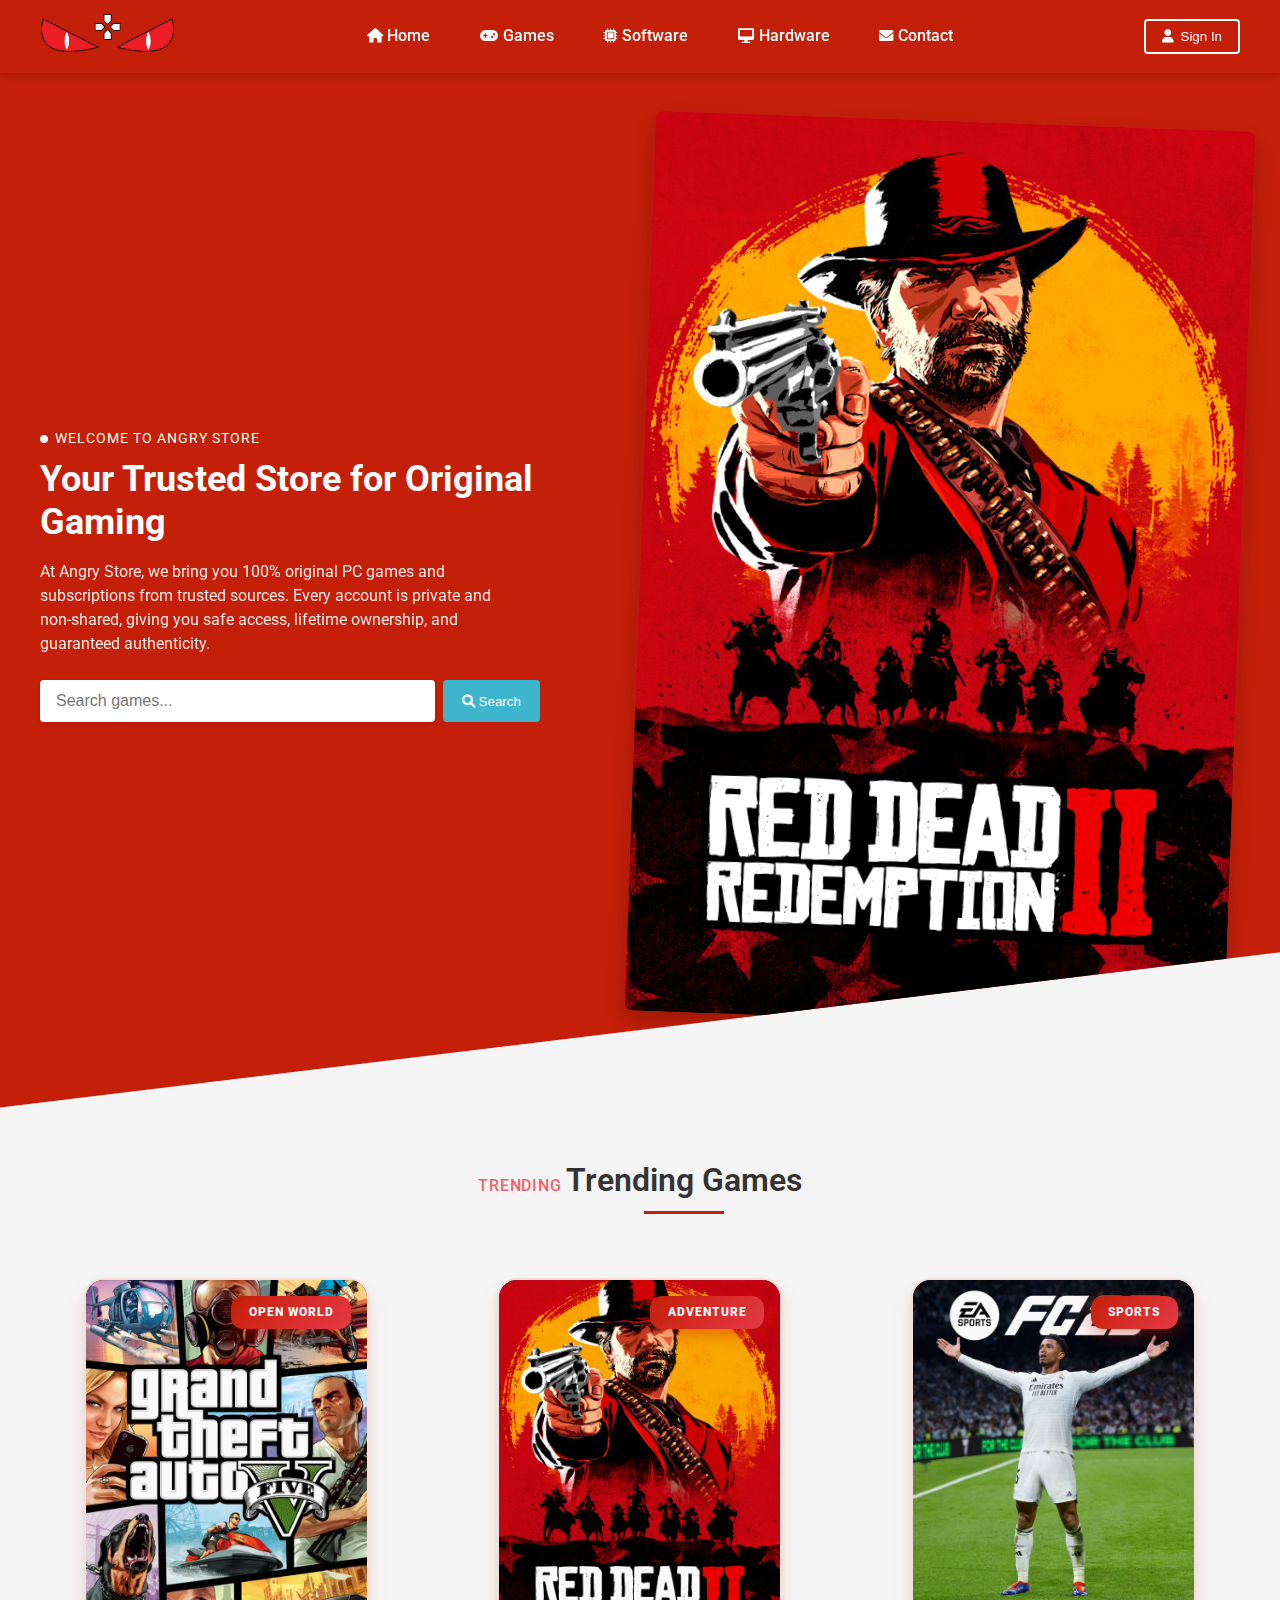
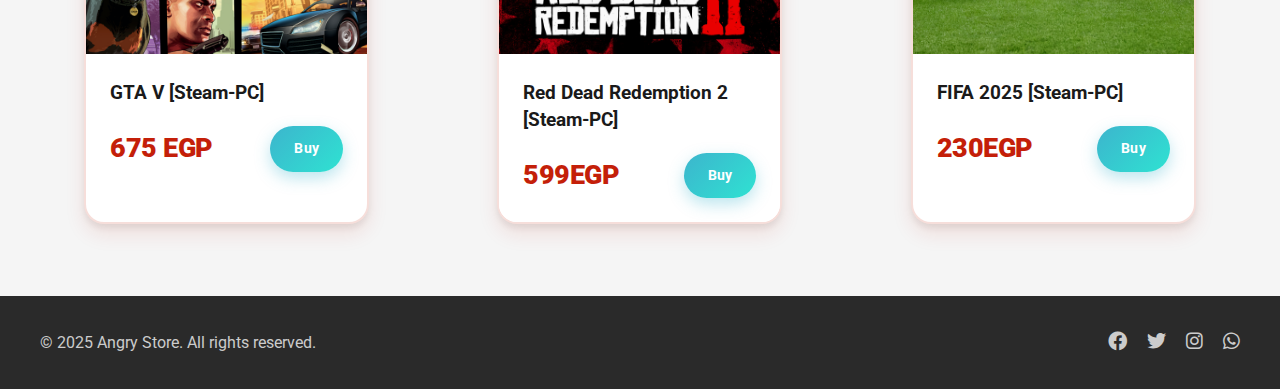
<file: index.html>
<!DOCTYPE html>
<html lang="en">
<head>
  <meta charset="UTF-8" />
  <meta name="viewport" content="width=device-width, initial-scale=1.0" />
  <title>Angry Store</title>
  <link rel="preconnect" href="https://fonts.googleapis.com" />
  <link rel="preconnect" href="https://fonts.gstatic.com" crossorigin />
  <link
    href="https://fonts.googleapis.com/css2?family=Roboto:wght@300;400;500;700&display=swap"
    rel="stylesheet"
  />
  <link rel="stylesheet" href="https://cdnjs.cloudflare.com/ajax/libs/font-awesome/6.0.0/css/all.min.css" />
  <link rel="stylesheet" href="style.css" />
</head>
<body>

  <!-- NAVBAR -->
<header class="nav">
  <div class="container nav-inner">
    <a href="index.html" class="logo-link">
      <img class="logo" src="img/ggdrehbgders.png" alt="Angry Store Logo" />
    </a>
    <nav class="nav-links">
      <a href="index.html"><i class="fas fa-home"></i> Home</a>
      <a href="games.html"><i class="fas fa-gamepad"></i> Games</a>
      <a href="software.html"><i class="fas fa-microchip"></i> Software</a>
      <a href="hardware.html"><i class="fas fa-desktop"></i> Hardware</a>
       <a href="contact.html"><i class="fas fa-envelope"></i> Contact</a>
    </nav>
    <div class="nav-actions">
      <button class="btn btn-secondary"><i class="fas fa-user"></i> Sign In</button>
      <button class="mobile-menu-btn" aria-label="Toggle menu">
        <span></span><span></span><span></span>
      </button>
    </div>
  </div>
</header>

<div class="mobile-menu">
  <nav class="mobile-nav">
      <a href="index.html"><i class="fas fa-home"></i> Home</a>
      <a href="games.html"><i class="fas fa-gamepad"></i> Games</a>
      <a href="software.html"><i class="fas fa-microchip"></i> Software</a>
      <a href="hardware.html"><i class="fas fa-desktop"></i> Hardware</a>
       <a href="contact.html"><i class="fas fa-envelope"></i> Contact</a>
    <button class="btn btn-primary mobile-signin"><i class="fas fa-user"></i> Sign In</button>
  </nav>
</div>

  <section class="hero">
    <div class="container hero-inner">
      <div class="hero-text">
        <span class="hero-subtitle">Welcome to Angry Store</span>
        <h1 class="hero-title">Your Trusted Store for Original Gaming</h1>
        <p class="hero-desc">
          At Angry Store, we bring you 100% original PC games and subscriptions
          from trusted sources. Every account is private and non‑shared, giving
          you safe access, lifetime ownership, and guaranteed authenticity.
        </p>
        <form class="search-form">
          <input
            type="text"
            class="search-input"
            placeholder="Search games..."
          />
          <button type="submit" class="btn btn-primary"><i class="fas fa-search"></i> Search</button>
        </form>
      </div>
      <div class="hero-image">
        <img
          src="img/3940304b536796dcc176aa83203a3955.png"
          alt="Featured Game"
        />
      </div>
    </div>
  </section>
 
  <section class="trending">
    <div class="container">
      <div class="trending-header">
        <span class="trending-label">Trending</span>
        <h2 class="trending-title">Trending Games</h2>
      </div>
      <div class="trending-games">
        <!-- Game Card 1 -->
        <div class="game-card">
          <div class="game-image">
            <img src="img/GTAv.png" alt="Assassins Creed" />
            <div class="game-category">Open World</div>
          </div>
          <div class="game-details">
            <h3 class="game-title">GTA V [Steam-PC] </h3>
            <div class="game-info">
              <div class="game-price">675 EGP</div>
              <!--رقم الواتساب-->
              <a href="https://wa.me/+201507875527" target="_blank" class="btn buy-btn">Buy</a>
            </div>
          </div>
        </div>

        <!-- Game Card 2-->
        <div class="game-card">
          <div class="game-image">
            <img src="img/3940304b536796dcc176aa83203a3955.png" alt="Red Dead Redemption" />
            <div class="game-category">Adventure</div>
          </div>
          <div class="game-details">
            <h3 class="game-title">Red Dead Redemption 2 [Steam-PC]</h3>
            <div class="game-info">
              <div class="game-price">599EGP</div>
              <a href="https://wa.me/+201507875527" target="_blank" class="btn buy-btn">Buy</a>
            </div>
          </div>
        </div>
        
        <!-- Game Card 3 -->
        <div class="game-card">
          <div class="game-image">
            <img src="img/d5af34b7d30bbb2974666e95bedc3388.png" alt="FIFA 2025" />
            <div class="game-category">Sports</div>
          </div>
          <div class="game-details">
            <h3 class="game-title">FIFA 2025 [Steam-PC]</h3>
            <div class="game-info">
              <div class="game-price">230EGP</div>
              <a href="https://wa.me/+201507875527" target="_blank" class="btn buy-btn">Buy</a>
            </div>
          </div>
        </div>
        
      </div>
    </div>
  </section>

  <footer class="footer">
    <div class="container footer-content">
      <p>&copy; 2025 Angry Store. All rights reserved.</p>
      <div class="social-icons">
        <a href="#"><i class="fab fa-facebook"></i></a>
        <a href="#"><i class="fab fa-twitter"></i></a>
        <a href="#"><i class="fab fa-instagram"></i></a>
        <a href="https://wa.me/+201507875534"><i class="fab fa-whatsapp"></i></a>
      </div>
    </div>
  </footer>

  <script>
    document.querySelector('.mobile-menu-btn').addEventListener('click', function() {
      document.body.classList.toggle('mobile-menu-open');
    });
  </script>
</body>
</html>
</file>
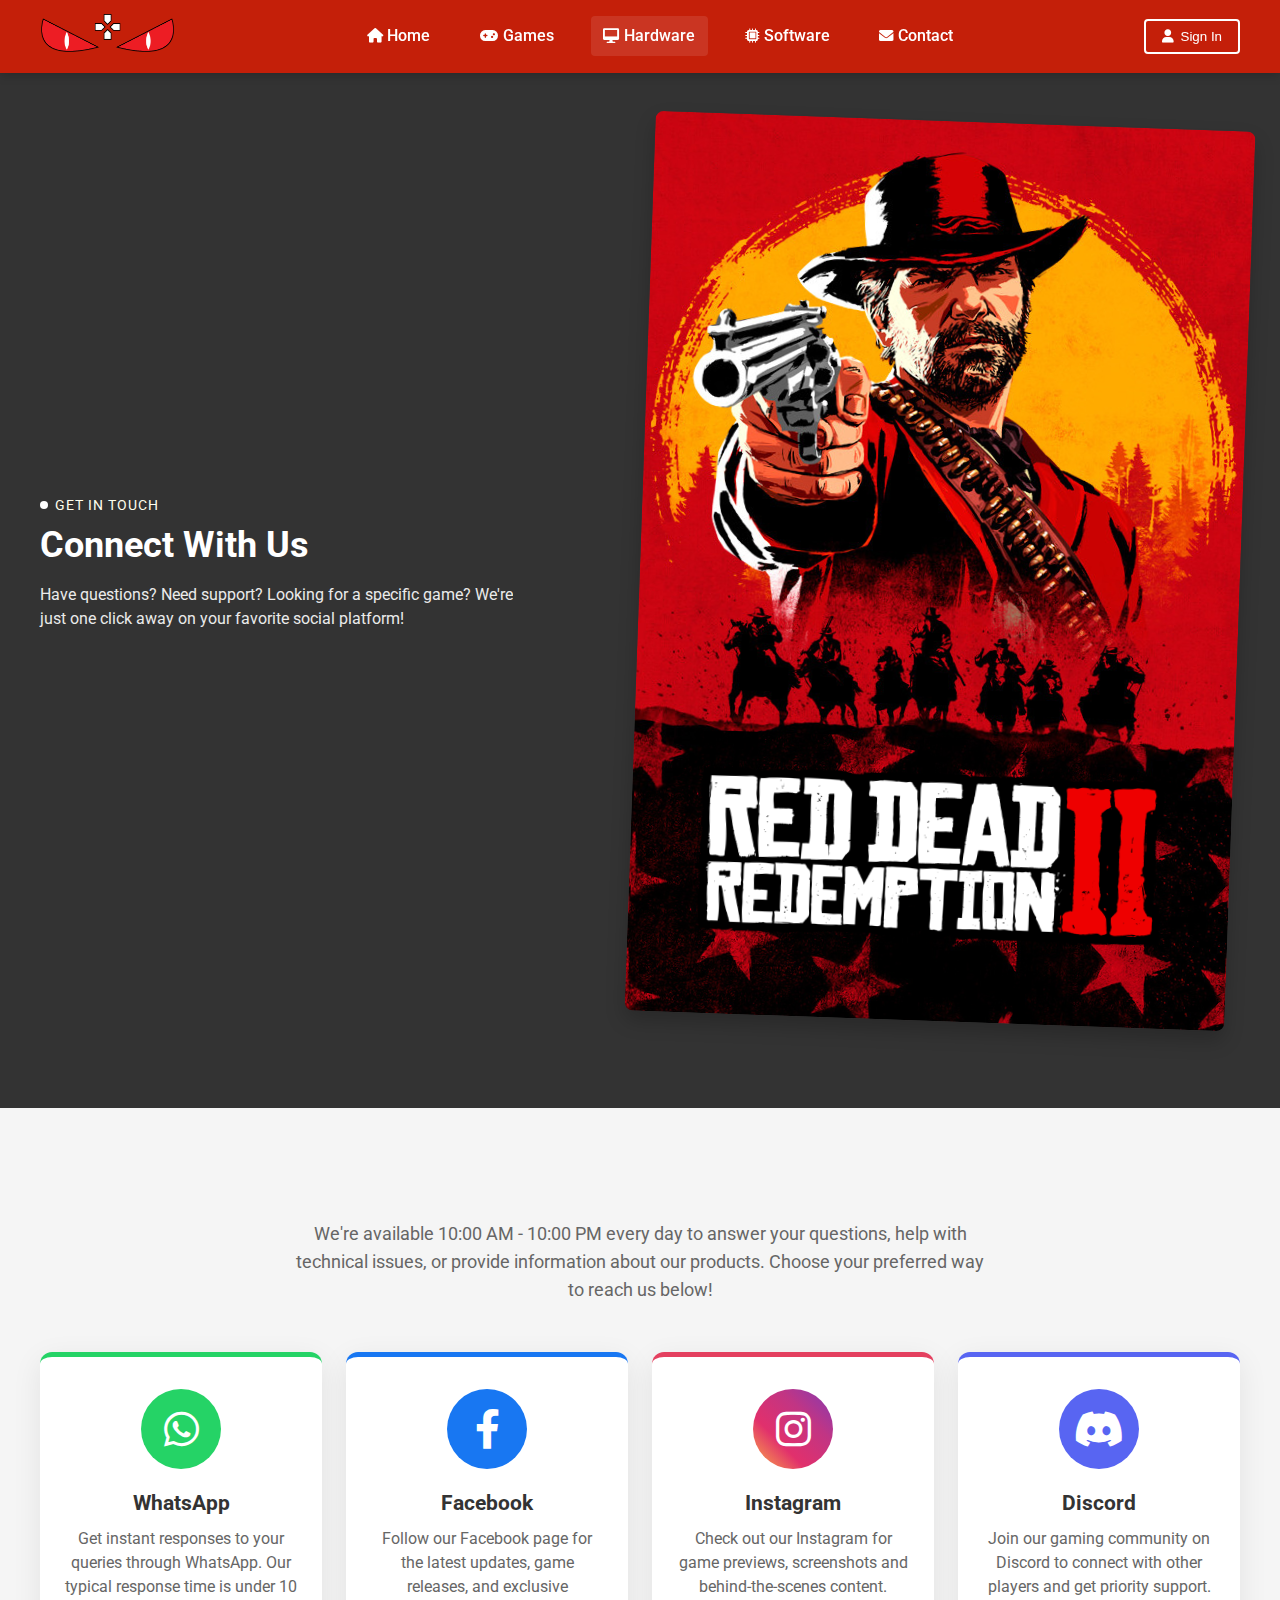
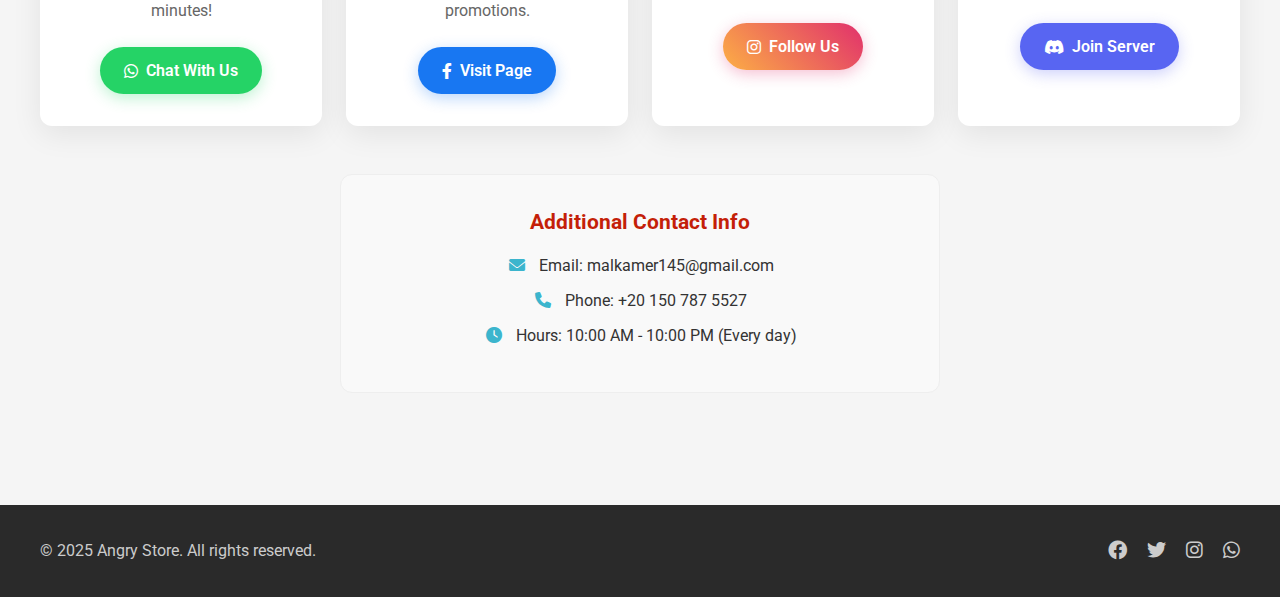
<file: contact.html>
<!DOCTYPE html>
<html lang="en" dir="ltr">
<head>
  <meta charset="UTF-8" />
  <meta name="viewport" content="width=device-width, initial-scale=1.0" />
  <title>Contact Us - Angry Store</title>
  <link rel="preconnect" href="https://fonts.googleapis.com" />
  <link rel="preconnect" href="https://fonts.gstatic.com" crossorigin />
  <link
    href="https://fonts.googleapis.com/css2?family=Roboto:wght@300;400;500;700&display=swap"
    rel="stylesheet"
  />
  <!-- Font Awesome للأيقونات -->
  <link rel="stylesheet" href="https://cdnjs.cloudflare.com/ajax/libs/font-awesome/6.0.0/css/all.min.css" />
  <link rel="stylesheet" href="style.css" />
  <style>
    /* Additional styles for simplified Contact page */
    .contact-section {
      padding: 4rem 0;
      text-align: center;
    }
    
    .contact-desc {
      max-width: 700px;
      margin: 0 auto 3rem;
      color: #666;
      font-size: 1.1rem;
      line-height: 1.6;
    }
    
    .social-links-grid {
      display: grid;
      grid-template-columns: repeat(auto-fit, minmax(250px, 1fr));
      gap: 1.5rem;
      margin-top: 2rem;
    }
    
    .social-link-card {
      background: white;
      border-radius: 12px;
      padding: 2rem 1.5rem;
      box-shadow: 0 8px 30px rgba(0,0,0,0.08);
      text-align: center;
      transition: transform 0.3s, box-shadow 0.3s;
      display: flex;
      flex-direction: column;
      align-items: center;
      border-top: 5px solid #f5f5f5;
    }
    
    .social-link-card:hover {
      transform: translateY(-10px);
      box-shadow: 0 15px 40px rgba(0,0,0,0.15);
    }
    
    .social-link-card.whatsapp { border-top-color: #25D366; }
    .social-link-card.facebook { border-top-color: #1877F2; }
    .social-link-card.instagram { border-top-color: #E4405F; }
    .social-link-card.discord { border-top-color: #5865F2; }
    
    .social-icon {
      width: 80px;
      height: 80px;
      display: flex;
      align-items: center;
      justify-content: center;
      font-size: 2.5rem;
      border-radius: 50%;
      margin-bottom: 1.2rem;
      color: white;
    }
    
    .social-icon.whatsapp { background-color: #25D366; }
    .social-icon.facebook { background-color: #1877F2; }
    .social-icon.instagram { 
      background: linear-gradient(45deg, #FCAF45, #E1306C, #C13584, #833AB4);
    }
    .social-icon.discord { background-color: #5865F2; }
    
    .social-link-card h3 {
      margin-bottom: 0.5rem;
      font-size: 1.3rem;
      color: #333;
    }
    
    .social-link-card p {
      color: #666;
      margin-bottom: 1.5rem;
      line-height: 1.5;
    }
    
    .social-btn {
      display: inline-flex;
      align-items: center;
      gap: 0.5rem;
      padding: 0.7rem 1.5rem;
      border-radius: 30px;
      color: white;
      font-weight: 600;
      text-decoration: none;
      transition: transform 0.2s, box-shadow 0.2s;
    }
    
    .social-btn:hover {
      transform: translateY(-3px);
    }
    
    .whatsapp-btn { 
      background-color: #25D366; 
      box-shadow: 0 4px 15px rgba(37, 211, 102, 0.3);
    }
    
    .whatsapp-btn:hover { 
      box-shadow: 0 6px 20px rgba(37, 211, 102, 0.5);
    }
    
    .facebook-btn { 
      background-color: #1877F2; 
      box-shadow: 0 4px 15px rgba(24, 119, 242, 0.3);
    }
    
    .facebook-btn:hover { 
      box-shadow: 0 6px 20px rgba(24, 119, 242, 0.5);
    }
    
    .instagram-btn { 
      background: linear-gradient(45deg, #FCAF45, #E1306C);
      box-shadow: 0 4px 15px rgba(225, 48, 108, 0.3);
    }
    
    .instagram-btn:hover { 
      box-shadow: 0 6px 20px rgba(225, 48, 108, 0.5);
    }
    
    .discord-btn { 
      background-color: #5865F2; 
      box-shadow: 0 4px 15px rgba(88, 101, 242, 0.3);
    }
    
    .discord-btn:hover { 
      box-shadow: 0 6px 20px rgba(88, 101, 242, 0.5);
    }
    
    /* Contact info card at bottom */
    .contact-info-card {
      background: #f9f9f9;
      border-radius: 12px;
      padding: 2rem;
      margin-top: 3rem;
      text-align: center;
      max-width: 600px;
      margin-left: auto;
      margin-right: auto;
      border: 1px solid #eee;
    }
    
    .contact-info-card h3 {
      color: #c41f09;
      margin-bottom: 1rem;
      font-size: 1.3rem;
    }
    
    .contact-info-card p {
      margin-bottom: 0.7rem;
    }
    
    .contact-info-card i {
      width: 20px;
      color: #3CB5CD;
      margin-right: 0.5rem;
    }
  </style>
</head>
<body>
  <!-- NAVBAR -->
  <header class="nav">
    <div class="container nav-inner">
      <a href="index.html" class="logo-link">
        <img class="logo" src="img/ggdrehbgders.png" alt="Angry Store Logo" />
      </a>
      <nav class="nav-links">
    <a href="index.html"><i class="fas fa-home"></i> Home</a> <!-- تم تعديل هذا السطر -->
    <a href="games.html"><i class="fas fa-gamepad"></i> Games</a>
    <a href="hardware.html" class="active"><i class="fas fa-desktop"></i> Hardware</a>
    <a href="software.html"><i class="fas fa-microchip"></i> Software</a>
    <a href="contact.html"><i class="fas fa-envelope"></i> Contact</a>

      </nav>
      <div class="nav-actions">
        <button class="btn btn-secondary"><i class="fas fa-user"></i> Sign In</button>
        <button class="mobile-menu-btn" aria-label="Toggle menu">
          <span></span><span></span><span></span>
        </button>
      </div>
    </div>
  </header>

  <!-- MOBILE MENU -->
  <div class="mobile-menu">
    <nav class="mobile-nav">
    <a href="index.html"><i class="fas fa-home"></i> Home</a> <!-- تم تعديل هذا السطر -->
    <a href="games.html"><i class="fas fa-gamepad"></i> Games</a>
    <a href="hardware.html" class="active"><i class="fas fa-desktop"></i> Hardware</a>
    <a href="software.html"><i class="fas fa-microchip"></i> Software</a>
    <a href="contact.html"><i class="fas fa-envelope"></i> Contact</a>

      <button class="btn btn-primary mobile-signin"><i class="fas fa-user"></i> Sign In</button>
    </nav>
  </div>

  <!-- CONTACT HEADER -->
  <section class="hero hero-secondary">
    <div class="container hero-inner">
      <div class="hero-text">
        <span class="hero-subtitle">Get in touch</span>
        <h1 class="hero-title">Connect With Us</h1>
        <p class="hero-desc">
          Have questions? Need support? Looking for a specific game? 
          We're just one click away on your favorite social platform!
        </p>
      </div>
      <div class="hero-image">
        <img
          src="img/3940304b536796dcc176aa83203a3955.png"
          alt="Contact Us"
        />
      </div>
    </div>
  </section>

  <!-- SIMPLIFIED CONTACT SECTION WITH SOCIAL LINKS -->
  <section class="contact-section">
    <div class="container">
      <p class="contact-desc">
        We're available 10:00 AM - 10:00 PM every day to answer your questions, 
        help with technical issues, or provide information about our products. 
        Choose your preferred way to reach us below!
      </p>
      
      <div class="social-links-grid">
        <!-- WhatsApp -->
        <div class="social-link-card whatsapp">
          <div class="social-icon whatsapp">
            <i class="fab fa-whatsapp"></i>
          </div>
          <h3>WhatsApp</h3>
          <p>Get instant responses to your queries through WhatsApp. Our typical response time is under 10 minutes!</p>
          <a href="https://wa.me/+201507875527" class="social-btn whatsapp-btn" target="_blank">
            <i class="fab fa-whatsapp"></i> Chat With Us
          </a>
        </div>
        
        <!-- Facebook -->
        <div class="social-link-card facebook">
          <div class="social-icon facebook">
            <i class="fab fa-facebook-f"></i>
          </div>
          <h3>Facebook</h3>
          <p>Follow our Facebook page for the latest updates, game releases, and exclusive promotions.</p>
          <a href="https://www.facebook.com/profile.php?id=61579301394943&locale=ar_AR" class="social-btn facebook-btn" target="_blank">
            <i class="fab fa-facebook-f"></i> Visit Page
          </a>
        </div>
        
        <!-- Instagram -->
        <div class="social-link-card instagram">
          <div class="social-icon instagram">
            <i class="fab fa-instagram"></i>
          </div>
          <h3>Instagram</h3>
          <p>Check out our Instagram for game previews, screenshots and behind-the-scenes content.</p>
          <a href="https://www.instagram.com/angre_store1583/" class="social-btn instagram-btn" target="_blank">
            <i class="fab fa-instagram"></i> Follow Us
          </a>
        </div>
        
        <!-- Discord -->
        <div class="social-link-card discord">
          <div class="social-icon discord">
            <i class="fab fa-discord"></i>
          </div>
          <h3>Discord</h3>
          <p>Join our gaming community on Discord to connect with other players and get priority support.</p>
          <a href="https://discord.com/users/malk_games493" class="social-btn discord-btn" target="_blank">
            <i class="fab fa-discord"></i> Join Server
          </a>
        </div>
      </div>
      
      <div class="contact-info-card">
        <h3>Additional Contact Info</h3>
        <p><i class="fas fa-envelope"></i> Email: malkamer145@gmail.com</p>
        <p><i class="fas fa-phone"></i> Phone: +20 150 787 5527</p>
        <p><i class="fas fa-clock"></i> Hours: 10:00 AM - 10:00 PM (Every day)</p>
      </div>
    </div>
  </section>

  <footer class="footer">
    <div class="container footer-content">
      <p>&copy; 2025 Angry Store. All rights reserved.</p>
      <div class="social-icons">
        <a href="#"><i class="fab fa-facebook"></i></a>
        <a href="#"><i class="fab fa-twitter"></i></a>
        <a href="#"><i class="fab fa-instagram"></i></a>
        <a href="https://wa.me/+201507875534"><i class="fab fa-whatsapp"></i></a>
      </div>
    </div>
  </footer>

  <script>
    // Mobile menu toggle
    document.querySelector('.mobile-menu-btn').addEventListener('click', function() {
      document.body.classList.toggle('mobile-menu-open');
    });
  </script>
</body>
</html>
</file>
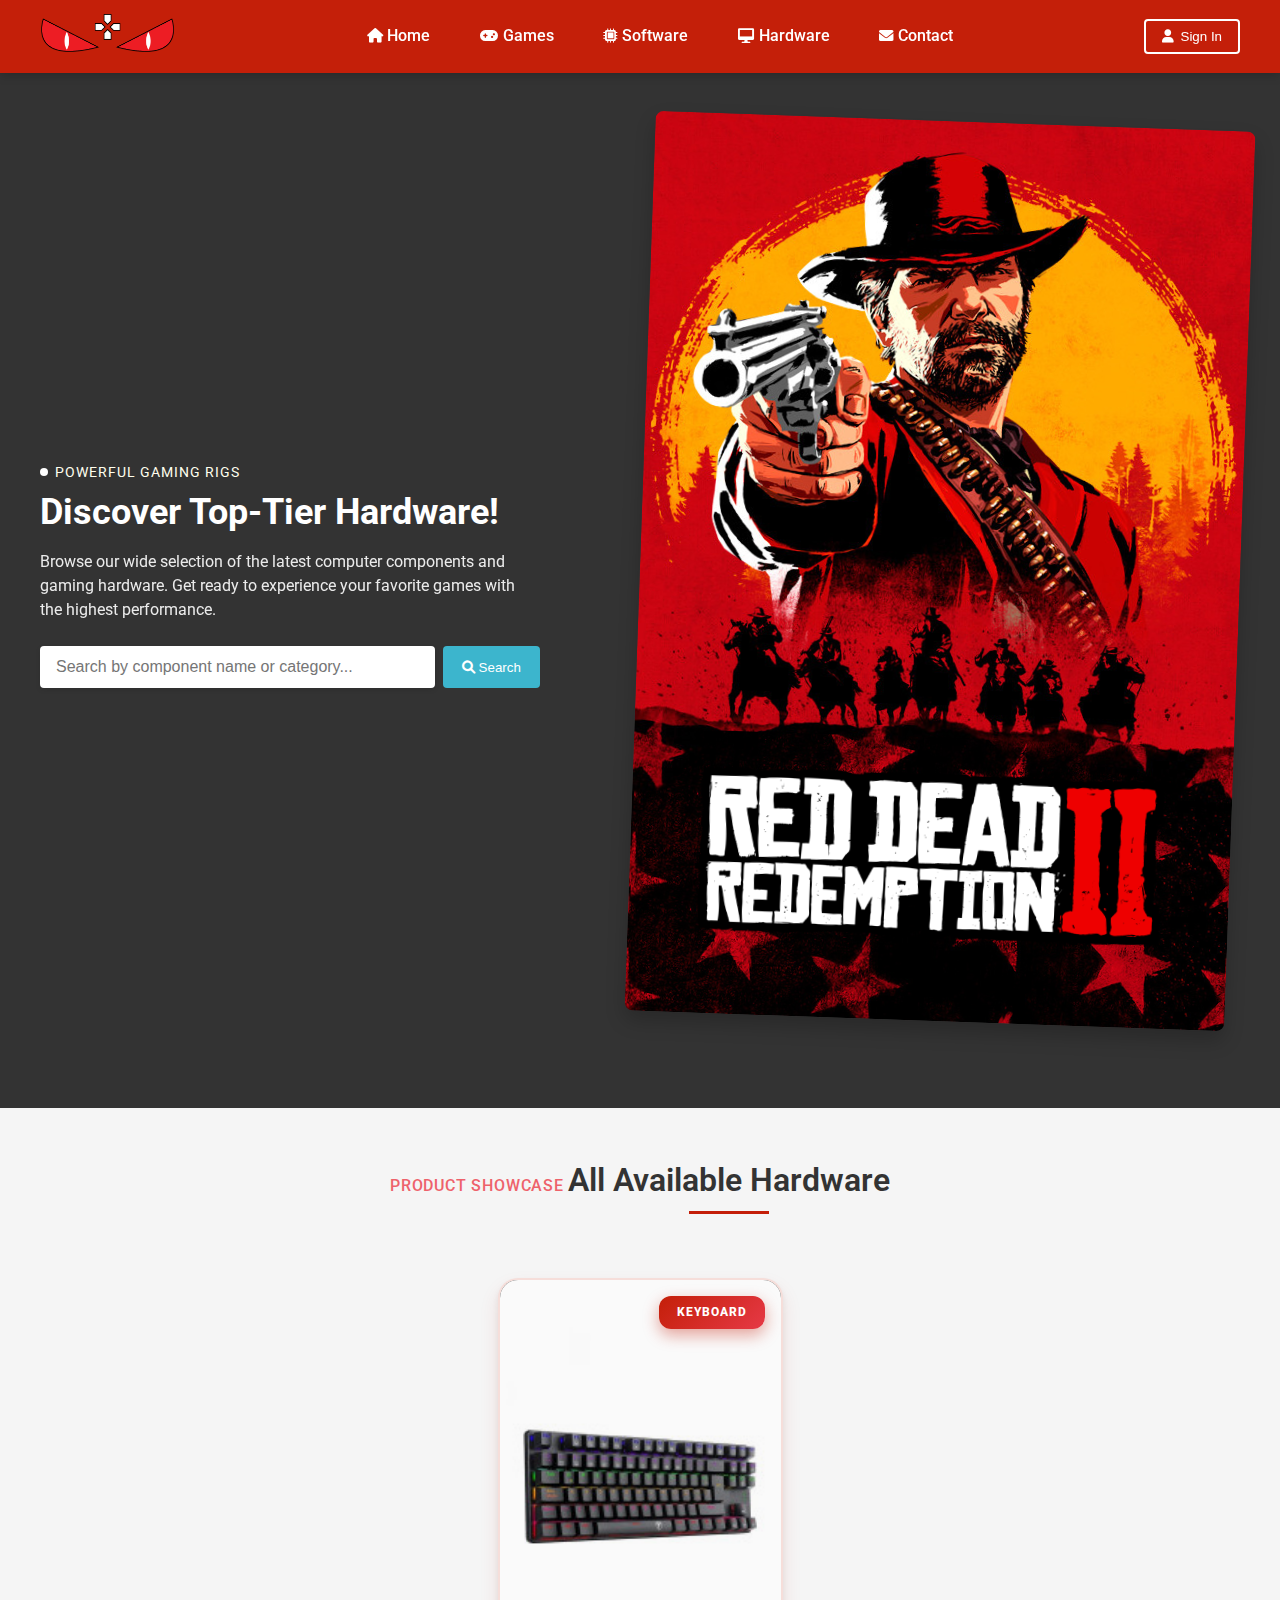
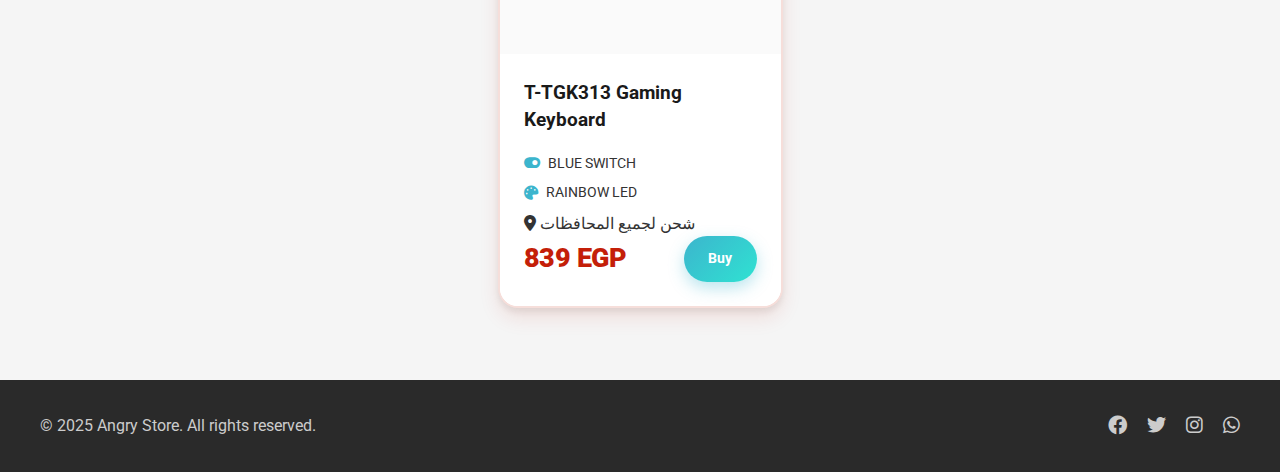
<file: hardware.html>
<!DOCTYPE html>
<html lang="en" dir="ltr">
<head>
  <meta charset="UTF-8" />
  <meta name="viewport" content="width=device-width, initial-scale=1.0" />
  <title>Hardware - Angry Store</title>
  <link rel="preconnect" href="https://fonts.googleapis.com" />
  <link rel="preconnect" href="https://fonts.gstatic.com" crossorigin />
  <link
    href="https://fonts.googleapis.com/css2?family=Roboto:wght@300;400;500;700&display=swap"
    rel="stylesheet"
  />
  <!-- Font Awesome for icons -->
  <link rel="stylesheet" href="https://cdnjs.cloudflare.com/ajax/libs/font-awesome/6.0.0/css/all.min.css" />
  <link rel="stylesheet" href="style.css" />
  <style>
    /* Additional styles for hardware page if needed */
    .hardware-feature {
      display: flex;
      align-items: center;
      gap: 0.5rem;
      margin-bottom: 0.5rem;
      font-size: 0.9rem;
    }
    .hardware-feature i {
      color: #3CB5CD;
    }
  </style>
</head>
<body>
  <!-- NAVBAR -->
  <header class="nav">
    <div class="container nav-inner">
      <a href="index.html" class="logo-link">
        <img class="logo" src="img/ggdrehbgders.png" alt="Angry Store Logo" />
      </a>
      <nav class="nav-links">
      <a href="index.html"><i class="fas fa-home"></i> Home</a>
      <a href="games.html"><i class="fas fa-gamepad"></i> Games</a>
      <a href="software.html"><i class="fas fa-microchip"></i> Software</a>
      <a href="hardware.html"><i class="fas fa-desktop"></i> Hardware</a>
       <a href="contact.html"><i class="fas fa-envelope"></i> Contact</a>
      </nav>
      <div class="nav-actions">
        <button class="btn btn-secondary"><i class="fas fa-user"></i> Sign In</button>
        <button class="mobile-menu-btn" aria-label="Toggle menu">
          <span></span><span></span><span></span>
        </button>
      </div>
    </div>
  </header>

  <!-- MOBILE MENU -->
  <div class="mobile-menu">
    <nav class="mobile-nav">
      <a href="index.html"><i class="fas fa-home"></i> Home</a>
      <a href="games.html"><i class="fas fa-gamepad"></i> Games</a>
      <a href="software.html"><i class="fas fa-microchip"></i> Software</a>
      <a href="hardware.html"><i class="fas fa-desktop"></i> Hardware</a>
       <a href="contact.html"><i class="fas fa-envelope"></i> Contact</a>
      <button class="btn btn-primary mobile-signin"><i class="fas fa-user"></i> Sign In</button>
    </nav>
  </div>

  <!-- HERO SECTION for Hardware Page -->
  <section class="hero hero-secondary">
    <div class="container hero-inner">
      <div class="hero-text">
        <span class="hero-subtitle">Powerful Gaming Rigs</span>
        <h1 class="hero-title">Discover Top-Tier Hardware!</h1>
        <p class="hero-desc">
          Browse our wide selection of the latest computer components and gaming hardware.
          Get ready to experience your favorite games with the highest performance.
        </p>
        <!-- Search bar specific to the hardware page -->
        <form class="search-form" id="hardwareSearchForm">
          <input
            type="text"
            class="search-input"
            id="hardwareSearchInput"
            placeholder="Search by component name or category..."
          />
          <button type="submit" class="btn btn-primary"><i class="fas fa-search"></i> Search</button>
        </form>
      </div>
      <div class="hero-image">
        <img
          src="img/3940304b536796dcc176aa83203a3955.png"
          alt="PC Hardware Collection"
        />
      </div>
    </div>
  </section>

  <!-- ALL HARDWARE SECTION -->
  <section class="all-games-section trending">
    <div class="container">
      <div class="trending-header">
        <span class="trending-label">Product Showcase</span>
        <h2 class="trending-title">All Available Hardware</h2>
      </div>
      <div class="trending-games" id="hardwareCardsContainer">
        
        <!-- Hardware Card 1 -->
        <div class="game-card">
          <div class="game-image">
            <img src="img/T-DAGGER Bora T-TGK313 Rainbow Gaming Mechanical Keyboard BLUE SWITCH-250x250.jpg" alt="T-TGK313" />
            <div class="game-category">Keyboard</div>
          </div>
          <div class="game-details">
            <h3 class="game-title">T-TGK313 Gaming Keyboard</h3>
            <div class="hardware-features">
              <div class="hardware-feature"><i class="fa-solid fa-toggle-on"></i> BLUE SWITCH</div>
              <div class="hardware-feature"><i class="fa-solid fa-palette"></i>  RAINBOW LED</div>
              <i class="fa-solid fa-location-dot"></i> شحن لجميع المحافظات  
            </div>
            <div class="game-info">
              <div class="game-price">839 EGP</div>
              <a href="https://wa.me/+201507875527" target="_blank" class="btn buy-btn">Buy</a>
            </div>
          </div>
        </div>

      
        <!-- Add more hardware cards here with the same structure -->
      </div>
    </div>
  </section>

  <footer class="footer">
    <div class="container footer-content">
      <p>&copy; 2025 Angry Store. All rights reserved.</p>
      <div class="social-icons">
        <a href="#"><i class="fab fa-facebook"></i></a>
        <a href="#"><i class="fab fa-twitter"></i></a>
        <a href="#"><i class="fab fa-instagram"></i></a>
        <a href="https://wa.me/+201507875527"><i class="fab fa-whatsapp"></i></a>
      </div>
    </div>
  </footer>

  <script>
    // Mobile menu toggle
    document.querySelector('.mobile-menu-btn').addEventListener('click', function() {
      document.body.classList.toggle('mobile-menu-open');
    });

    // Hardware Search Functionality
    document.addEventListener('DOMContentLoaded', () => {
      const searchInput = document.getElementById('hardwareSearchInput');
      const hardwareCardsContainer = document.getElementById('hardwareCardsContainer');
      const hardwareCards = hardwareCardsContainer.getElementsByClassName('game-card');

      searchInput.addEventListener('keyup', () => {
        const searchTerm = searchInput.value.toLowerCase();

        for (let i = 0; i < hardwareCards.length; i++) {
          const card = hardwareCards[i];
          const title = card.querySelector('.game-title').textContent.toLowerCase();
          const category = card.querySelector('.game-category').textContent.toLowerCase();

          if (title.includes(searchTerm) || category.includes(searchTerm)) {
            card.style.display = ''; // Show the card
          } else {
            card.style.display = 'none'; // Hide the card
          }
        }
      });
      
      // Prevent form submission when pressing enter in search input
      document.getElementById('hardwareSearchForm').addEventListener('submit', function(event) {
        event.preventDefault();
      });
    });
  </script>
</body>
</html>
</file>
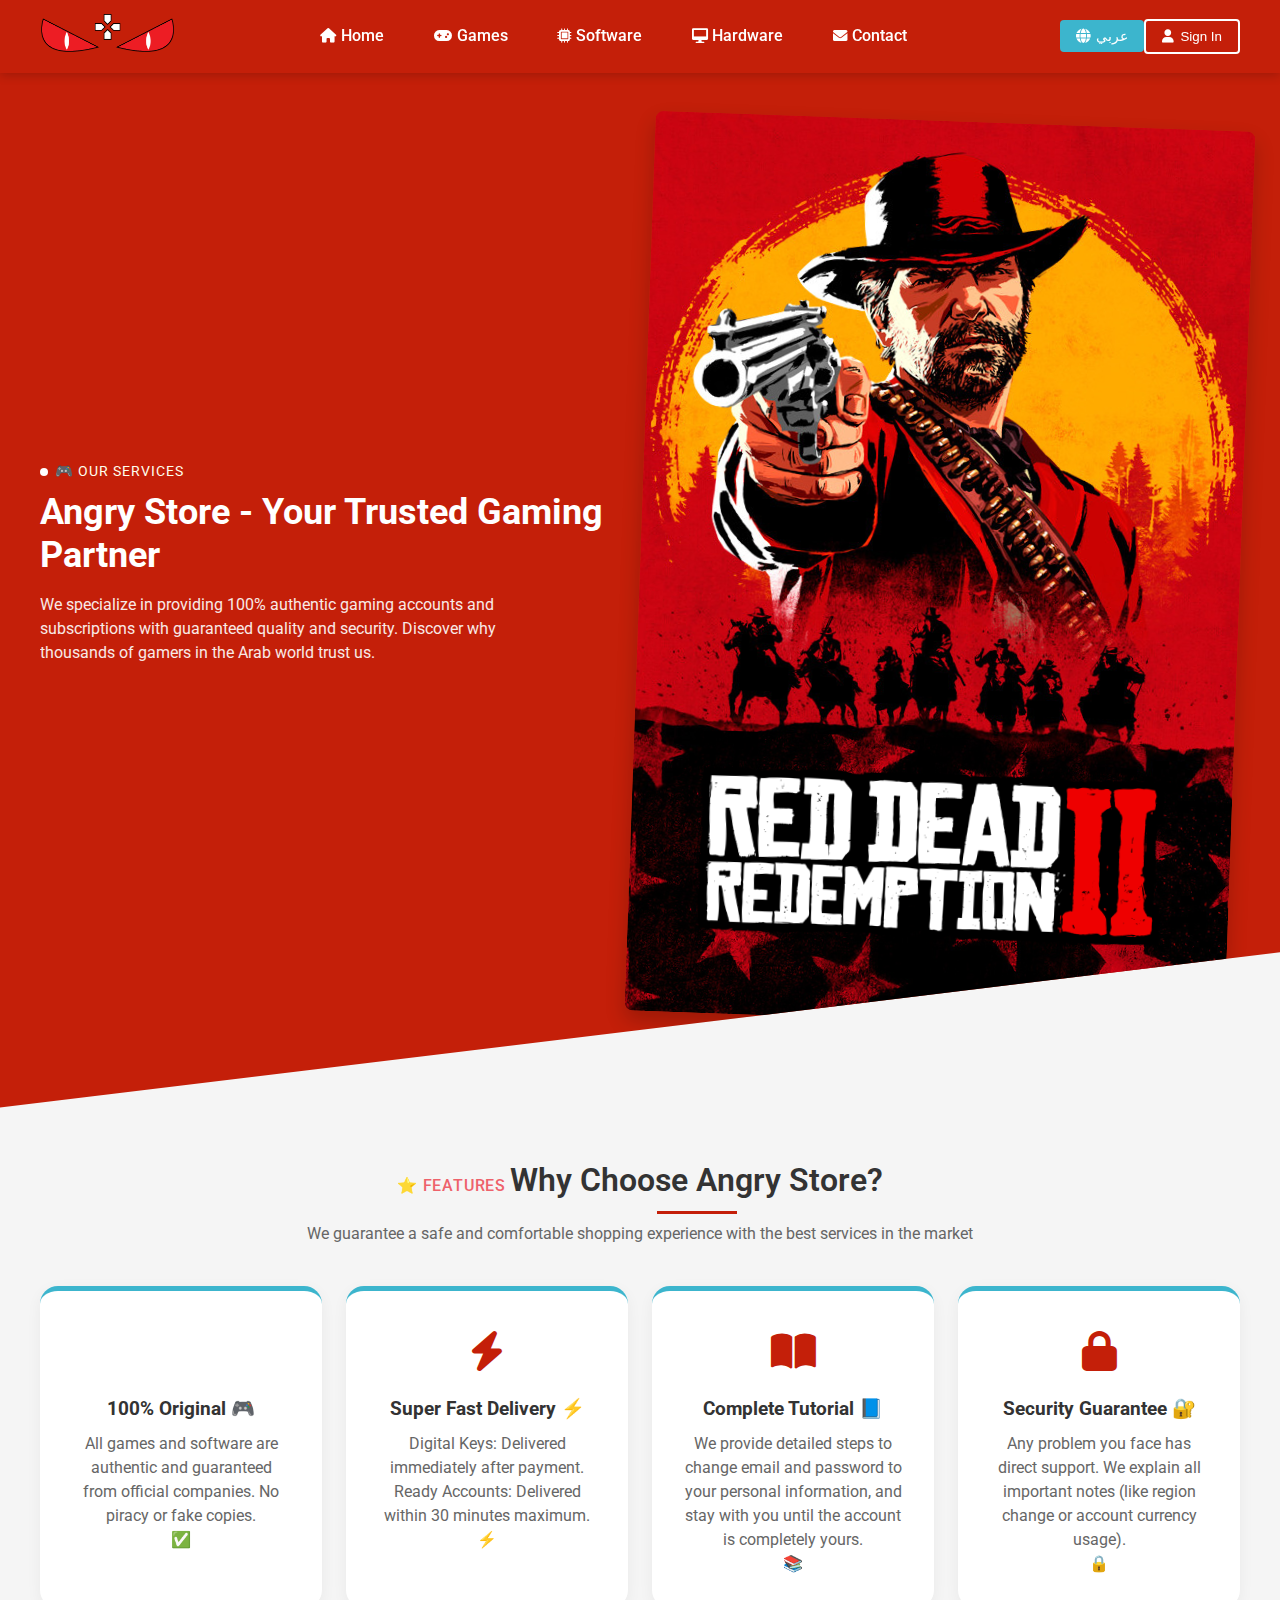
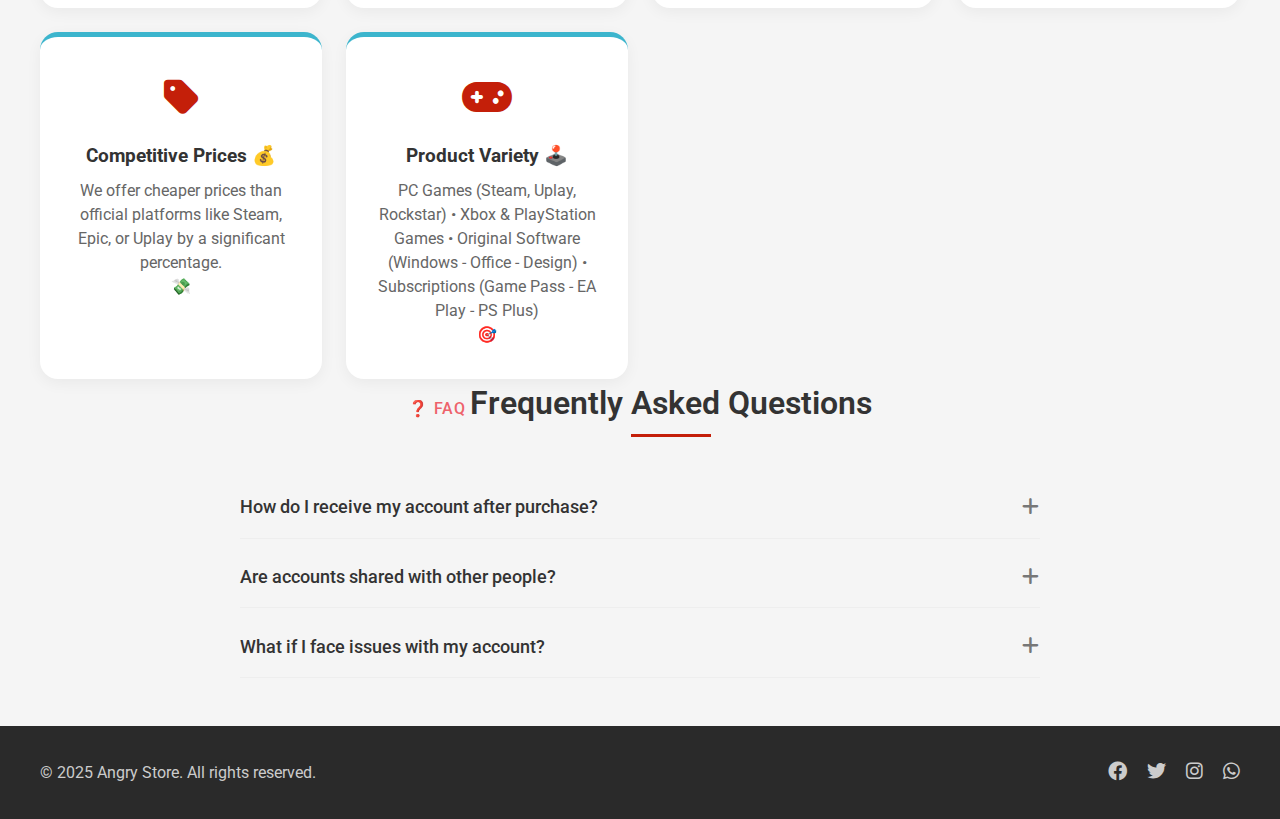
<file: services.html>
<!DOCTYPE html>
<html lang="en" dir="ltr" id="html-root">
<head>
  <meta charset="UTF-8" />
  <meta name="viewport" content="width=device-width, initial-scale=1.0" />
  <title>Services - Angry Store</title>
  <link rel="preconnect" href="https://fonts.googleapis.com" />
  <link rel="preconnect" href="https://fonts.gstatic.com" crossorigin />
  <!-- English Font -->
  <link href="https://fonts.googleapis.com/css2?family=Roboto:wght@300;400;500;700&display=swap" rel="stylesheet" id="english-font" />
  <!-- Arabic Font -->
  <link href="https://fonts.googleapis.com/css2?family=Cairo:wght@300;400;500;600;700;800&display=swap" rel="stylesheet" id="arabic-font" disabled />
  <!-- Font Awesome للأيقونات -->
  <link rel="stylesheet" href="https://cdnjs.cloudflare.com/ajax/libs/font-awesome/6.0.0/css/all.min.css" />
  <link rel="stylesheet" href="style.css" />
  <style>/* ======================================
   LANGUAGE TOGGLE & RTL SUPPORT
====================================== */

/* Language Toggle Button */
.language-toggle {
  background-color: #3CB5CD;
  color: #fff;
  border: none;
  margin-left: 0.5rem;
  font-size: 0.9rem;
  display: flex;
  align-items: center;
  gap: 0.4rem;
}

.language-toggle:hover {
  background-color: #3ECCC2;
  transform: translateY(-2px);
}

/* Font Management for Different Languages */
body[dir="ltr"] {
  font-family: 'Roboto', sans-serif;
}

body[dir="rtl"] {
  font-family: 'Cairo', 'Roboto', sans-serif;
}

/* RTL Adjustments */
[dir="rtl"] .hero-inner {
  text-align: right;
}

[dir="rtl"] .section-header {
  text-align: center;
}

[dir="rtl"] .feature-badge {
  right: auto;
  left: 15px;
}

[dir="rtl"] .nav-actions {
  flex-direction: row-reverse;
}

[dir="rtl"] .language-toggle {
  margin-left: 0;
  margin-right: 0.5rem;
}

[dir="rtl"] .payment-list li {
  text-align: right;
}

[dir="rtl"] .social-icons a {
  margin-right: 0;
  margin-left: 1rem;
}

/* Remove Purple Colors - Keep Same Style as Homepage */
.payment-support-section {
  background: linear-gradient(135deg, #c41f09 0%, #d44233 100%);
  color: white;
}

.hero-secondary {
  background-color: #c41f09; /* Same red as homepage */
  clip-path: polygon(0 0, 100% 0, 100% 85%, 0 100%); /* Add clip-path back */
}

/* Smooth transitions for language switching */
[data-en], [data-ar] {
  transition: all 0.3s ease;
}

/* Mobile responsiveness for language toggle */
@media (max-width: 600px) {
  .language-toggle {
    font-size: 0.8rem;
    padding: 0.4rem 0.8rem;
  }
  
  .language-toggle .lang-text {
    display: none;
  }
}

/* Fix feature cards in Arabic */
[dir="rtl"] .feature-card {
  text-align: right;
}

[dir="rtl"] .feature-card h3,
[dir="rtl"] .feature-card p {
  text-align: right;
}

/* Fix payment cards in RTL */
[dir="rtl"] .payment-header,
[dir="rtl"] .support-header {
  justify-content: flex-start;
  text-align: right;
}

/* Ensure proper text alignment in RTL */
[dir="rtl"] .hero-text,
[dir="rtl"] .hero-desc {
  text-align: right;
}

[dir="rtl"] .search-form {
  direction: rtl;
}</style>
</head>
<body>
  <!-- NAVBAR -->
  <header class="nav">
    <div class="container nav-inner">
      <a href="index.html" class="logo-link">
        <img class="logo" src="img/ggdrehbgders.png" alt="Angry Store Logo" />
      </a>
      <nav class="nav-links">
      <a href="index.html"><i class="fas fa-home"></i> Home</a>
      <a href="games.html"><i class="fas fa-gamepad"></i> Games</a>
      <a href="software.html"><i class="fas fa-microchip"></i> Software</a>
      <a href="hardware.html"><i class="fas fa-desktop"></i> Hardware</a>
       <a href="contact.html"><i class="fas fa-envelope"></i> Contact</a>

      </nav>
      <div class="nav-actions">
        <!-- Language Toggle Button -->
        <button class="btn language-toggle" id="languageToggle">
          <i class="fas fa-globe"></i> 
          <span class="lang-text">عربي</span>
        </button>
        <button class="btn btn-secondary"><i class="fas fa-user"></i> Sign In</button>
        <button class="mobile-menu-btn" aria-label="Toggle menu">
          <span></span><span></span><span></span>
        </button>
      </div>
    </div>
  </header>

  <!-- MOBILE MENU -->
  <div class="mobile-menu">
    <nav class="mobile-nav">
      <a href="index.html"><i class="fas fa-home"></i> Home</a>
      <a href="games.html"><i class="fas fa-gamepad"></i> Games</a>
      <a href="software.html"><i class="fas fa-microchip"></i> Software</a>
      <a href="hardware.html"><i class="fas fa-desktop"></i> Hardware</a>
       <a href="contact.html"><i class="fas fa-envelope"></i> Contact</a>

      <button class="btn btn-primary mobile-signin"><i class="fas fa-user"></i> Sign In</button>
    </nav>
  </div>

  <!-- SERVICES HERO -->
  <section class="hero">
    <div class="container hero-inner">
      <div class="hero-text">
        <span class="hero-subtitle" data-en="🎮 Our Services" data-ar="🎮 خدماتنا المميزة">🎮 Our Services</span>
        <h1 class="hero-title" data-en="Angry Store - Your Trusted Gaming Partner" data-ar="Angry Store - متجرك المضمون للألعاب الأصلية">Angry Store - Your Trusted Gaming Partner</h1>
        <p class="hero-desc" data-en="We specialize in providing 100% authentic gaming accounts and subscriptions with guaranteed quality and security. Discover why thousands of gamers in the Arab world trust us." data-ar="نحن متخصصون في توفير حسابات وألعاب أصلية 100% مع ضمان الجودة والأمان. اكتشف لماذا يثق بنا آلاف اللاعبين في الوطن العربي.">We specialize in providing 100% authentic gaming accounts and subscriptions with guaranteed quality and security. Discover why thousands of gamers in the Arab world trust us.</p>
      </div>
      <div class="hero-image">
        <img src="img/3940304b536796dcc176aa83203a3955.png" alt="Gaming Services" />
      </div>
    </div>
  </section>

  <!-- MAIN FEATURES -->
  <section class="services">
    <div class="container">
      <div class="section-header">
        <span class="trending-label" data-en="⭐ Features" data-ar="⭐ مميزاتنا">⭐ Features</span>
        <h2 class="section-title" data-en="Why Choose Angry Store?" data-ar="لماذا Angry Store؟">Why Choose Angry Store?</h2>
        <p class="section-desc" data-en="We guarantee a safe and comfortable shopping experience with the best services in the market" data-ar="نضمن لك تجربة شراء آمنة ومريحة مع أفضل الخدمات في السوق">We guarantee a safe and comfortable shopping experience with the best services in the market</p>
      </div>
      
      <div class="features-grid">
        <!-- Feature 1 -->
        <div class="feature-card">
          <div class="feature-icon original"><i class="fas fa-shield-check"></i></div>
          <h3 data-en="100% Original 🎮" data-ar="أصلي 100% 🎮">100% Original 🎮</h3>
          <p data-en="All games and software are authentic and guaranteed from official companies. No piracy or fake copies." data-ar="كل الألعاب والبرامج عندنا أصلية ومضمونة من الشركات الرسمية، مفيش تقليد أو نسخ مقرصنة.">All games and software are authentic and guaranteed from official companies. No piracy or fake copies.</p>
          <div class="feature-badge">✅</div>
        </div>
        
        <!-- Feature 2 -->
        <div class="feature-card">
          <div class="feature-icon fast"><i class="fas fa-bolt"></i></div>
          <h3 data-en="Super Fast Delivery ⚡" data-ar="تسليم سريع جداً ⚡">Super Fast Delivery ⚡</h3>
          <p data-en="Digital Keys: Delivered immediately after payment. Ready Accounts: Delivered within 30 minutes maximum." data-ar="المفاتيح الرقمية (Keys): بتوصلك فور الدفع. الحسابات الجاهزة: بتتسلم خلال نص ساعة بحد أقصى.">Digital Keys: Delivered immediately after payment. Ready Accounts: Delivered within 30 minutes maximum.</p>
          <div class="feature-badge instant">⚡</div>
        </div>
        
        <!-- Feature 3 -->
        <div class="feature-card">
          <div class="feature-icon support"><i class="fas fa-book-open"></i></div>
          <h3 data-en="Complete Tutorial 📘" data-ar="شرح كامل بعد الشراء 📘">Complete Tutorial 📘</h3>
          <p data-en="We provide detailed steps to change email and password to your personal information, and stay with you until the account is completely yours." data-ar="بنديك خطوات تفصيلية لتغيير الإيميل والباسورد لمعلوماتك الشخصية، ونفضل معاك لحد ما الحساب يبقى ملكك بالكامل.">We provide detailed steps to change email and password to your personal information, and stay with you until the account is completely yours.</p>
          <div class="feature-badge tutorial">📚</div>
        </div>
        
        <!-- Feature 4 -->
        <div class="feature-card">
          <div class="feature-icon security"><i class="fas fa-lock"></i></div>
          <h3 data-en="Security Guarantee 🔐" data-ar="ضمان الحماية 🔐">Security Guarantee 🔐</h3>
          <p data-en="Any problem you face has direct support. We explain all important notes (like region change or account currency usage)." data-ar="أي مشكلة بتقابلك ليها دعم مباشر. بنوضح كل الملاحظات المهمة (زي موضوع تغيير المنطقة أو استخدام عملة الحساب).">Any problem you face has direct support. We explain all important notes (like region change or account currency usage).</p>
          <div class="feature-badge security">🔒</div>
        </div>
        
        <!-- Feature 5 -->
        <div class="feature-card">
          <div class="feature-icon price"><i class="fas fa-tag"></i></div>
          <h3 data-en="Competitive Prices 💰" data-ar="أسعار منافسة 💰">Competitive Prices 💰</h3>
          <p data-en="We offer cheaper prices than official platforms like Steam, Epic, or Uplay by a significant percentage." data-ar="بنوفر أسعار أرخص من المنصات الرسمية زي Steam أو Epic أو Uplay بنسبة كبيرة.">We offer cheaper prices than official platforms like Steam, Epic, or Uplay by a significant percentage.</p>
          <div class="feature-badge price">💸</div>
        </div>
        
        <!-- Feature 6 -->
        <div class="feature-card">
          <div class="feature-icon variety"><i class="fas fa-gamepad"></i></div>
          <h3 data-en="Product Variety 🕹️" data-ar="تنوع المنتجات 🕹️">Product Variety 🕹️</h3>
          <p data-en="PC Games (Steam, Uplay, Rockstar) • Xbox & PlayStation Games • Original Software (Windows - Office - Design) • Subscriptions (Game Pass - EA Play - PS Plus)" data-ar="ألعاب PC (Steam, Uplay, Rockstar) • ألعاب Xbox و PlayStation • برامج أصلية (ويندوز – أوفيس – تصميم) • اشتراكات (Game Pass – EA Play – PS Plus)">PC Games (Steam, Uplay, Rockstar) • Xbox & PlayStation Games • Original Software (Windows - Office - Design) • Subscriptions (Game Pass - EA Play - PS Plus)</p>
          <div class="feature-badge variety">🎯</div>
        </div>
      </div>
    </div>
  </section>



  <!-- FAQ SECTION -->
  <section class="faq-section">
    <div class="container">
      <div class="section-header">
        <span class="trending-label" data-en="❓ FAQ" data-ar="❓ الأسئلة">❓ FAQ</span>
        <h2 class="section-title" data-en="Frequently Asked Questions" data-ar="الأسئلة الشائعة">Frequently Asked Questions</h2>
      </div>
      
      <div class="faq-container">
        <div class="faq-item">
          <div class="faq-question">
            <h3 data-en="How do I receive my account after purchase?" data-ar="كيف أستلم حسابي بعد الشراء؟">How do I receive my account after purchase?</h3>
            <span class="faq-toggle"><i class="fas fa-plus"></i></span>
          </div>
          <div class="faq-answer">
            <p data-en="Delivery is done instantly via WhatsApp after payment confirmation. You'll receive all login details and setup instructions directly in the chat." data-ar="التسليم يتم فوراً عبر واتساب بعد تأكيد الدفع. هتستلم كل تفاصيل الدخول وإرشادات الإعداد مباشرة في المحادثة.">Delivery is done instantly via WhatsApp after payment confirmation. You'll receive all login details and setup instructions directly in the chat.</p>
          </div>
        </div>
        
        <div class="faq-item">
          <div class="faq-question">
            <h3 data-en="Are accounts shared with other people?" data-ar="هل الحسابات مشتركة مع أشخاص تانيين؟">Are accounts shared with other people?</h3>
            <span class="faq-toggle"><i class="fas fa-plus"></i></span>
          </div>
          <div class="faq-answer">
            <p data-en="Absolutely not. Each account is exclusively yours and no one else can access it. This ensures complete security and lifetime ownership." data-ar="مطلقاً. كل حساب خاص بيك لوحدك ومحدش غيرك هيقدر يوصله. ده بيضمن الأمان الكامل وملكية مدى الحياة.">Absolutely not. Each account is exclusively yours and no one else can access it. This ensures complete security and lifetime ownership.</p>
          </div>
        </div>

        <div class="faq-item">
          <div class="faq-question">
            <h3 data-en="What if I face issues with my account?" data-ar="إيه اللي أعمله لو قابلتني مشكلة في الحساب؟">What if I face issues with my account?</h3>
            <span class="faq-toggle"><i class="fas fa-plus"></i></span>
          </div>
          <div class="faq-answer">
            <p data-en="Contact us immediately on WhatsApp and we'll solve it as soon as possible. We have 24/7 technical support to ensure your comfort." data-ar="تواصل معانا فوراً على واتساب وهنحلها في أسرع وقت. عندنا دعم فني 24/7 لضمان راحتك.">Contact us immediately on WhatsApp and we'll solve it as soon as possible. We have 24/7 technical support to ensure your comfort.</p>
          </div>
        </div>
      </div>
    </div>
  </section>

  <footer class="footer">
    <div class="container footer-content">
      <p data-en="&copy; 2025 Angry Store. All rights reserved." data-ar="&copy; 2025 Angry Store. جميع الحقوق محفوظة.">&copy; 2025 Angry Store. All rights reserved.</p>
      <div class="social-icons">
        <a href="#"><i class="fab fa-facebook"></i></a>
        <a href="#"><i class="fab fa-twitter"></i></a>
        <a href="#"><i class="fab fa-instagram"></i></a>
        <a href="https://wa.me/+201507875527"><i class="fab fa-whatsapp"></i></a>
      </div>
    </div>
  </footer>

  <script>
    // Mobile menu toggle
    document.querySelector('.mobile-menu-btn').addEventListener('click', function() {
      document.body.classList.toggle('mobile-menu-open');
    });
    
    // FAQ toggle functionality
    document.querySelectorAll('.faq-question').forEach(question => {
      question.addEventListener('click', () => {
        const item = question.closest('.faq-item');
        const icon = question.querySelector('.faq-toggle i');
        
        item.classList.toggle('active');
        
        if (item.classList.contains('active')) {
          icon.classList.replace('fa-plus', 'fa-minus');
        } else {
          icon.classList.replace('fa-minus', 'fa-plus');
        }
      });
    });

    // Language Toggle System
    let currentLanguage = 'en';
    
    const languageToggle = document.getElementById('languageToggle');
    const htmlRoot = document.getElementById('html-root');
    const englishFont = document.getElementById('english-font');
    const arabicFont = document.getElementById('arabic-font');

    function switchLanguage() {
      if (currentLanguage === 'en') {
        // Switch to Arabic
        currentLanguage = 'ar';
        htmlRoot.setAttribute('lang', 'ar');
        htmlRoot.setAttribute('dir', 'rtl');
        
        // Enable Arabic font, disable English font
        arabicFont.disabled = false;
        englishFont.disabled = true;
        
        // Update toggle button text
        languageToggle.querySelector('.lang-text').textContent = 'English';
        
        // Update all text content
        document.querySelectorAll('[data-ar]').forEach(element => {
          element.textContent = element.getAttribute('data-ar');
        });
        
        // Update WhatsApp link for Arabic
        document.querySelector('.whatsapp-btn').href = 'https://wa.me/+201507875534?text=أحتاج%20مساعدة%20في%20Angry%20Store';
        
      } else {
        // Switch to English
        currentLanguage = 'en';
        htmlRoot.setAttribute('lang', 'en');
        htmlRoot.setAttribute('dir', 'ltr');
        
        // Enable English font, disable Arabic font
        englishFont.disabled = false;
        arabicFont.disabled = true;
        
        // Update toggle button text
        languageToggle.querySelector('.lang-text').textContent = 'عربي';
        
        // Update all text content
        document.querySelectorAll('[data-en]').forEach(element => {
          element.textContent = element.getAttribute('data-en');
        });
        
        // Update WhatsApp link for English
        document.querySelector('.whatsapp-btn').href = 'https://wa.me/+201507875534?text=I%20need%20help%20with%20Angry%20Store';
      }
      
      // Save language preference
      localStorage.setItem('preferred-language', currentLanguage);
    }

    // Language toggle event listener
    languageToggle.addEventListener('click', switchLanguage);

    // Load saved language preference on page load
    window.addEventListener('DOMContentLoaded', function() {
      const savedLanguage = localStorage.getItem('preferred-language');
      if (savedLanguage && savedLanguage !== currentLanguage) {
        switchLanguage();
      }
    });
  </script>
</body>
</html>
</file>
<file: style.css>
/* ====================================================================
   🎯 RESET & BASE - إعادة تعيين الإعدادات الافتراضية للمتصفح
==================================================================== */
*,
*::before,
*::after {
  box-sizing: border-box; /* حساب الـ padding والـ border ضمن العرض الكلي */
  margin: 0; /* إزالة الهوامش الافتراضية */
  padding: 0; /* إزالة الحشو الافتراضي */
}
html {
  font-size: 16px; /* حجم الخط الأساسي للصفحة */
  scroll-behavior: smooth; /* تمرير سلس عند الانتقال بين الأقسام */
}
body {
  font-family: 'Roboto', sans-serif; /* نوع الخط المستخدم */
  line-height: 1.5; /* المسافة بين الأسطر */
  color: #333; /* لون النص الافتراضي */
  background-color: #f5f5f5; /* لون خلفية الصفحة */
  position: relative; /* لجعل العناصر المطلقة تتموضع نسبة له */
  overflow-x: hidden; /* منع التمرير الأفقي */
}
body.mobile-menu-open {
  overflow: hidden; /* منع التمرير عند فتح القائمة الجانبية في الموبايل */
}

/* ====================================================================
   🔧 UTILITIES - أدوات مساعدة عامة
==================================================================== */
.container {
  width: min(100% - 2rem, 1200px); /* عرض الحاوية: إما كامل العرض ناقص 2rem أو 1200px أيهما أصغر */
  margin-inline: auto; /* توسيط الحاوية أفقياً */
}
.btn {
  display: inline-block; /* عرض كـ عنصر مضمن-كتلة */
  font-weight: 500; /* سُمك الخط */
  text-align: center; /* محاذاة النص في المنتصف */
  text-decoration: none; /* إزالة الخط تحت الروابط */
  border: none; /* إزالة الحدود */
  border-radius: 4px; /* زوايا دائرية */
  cursor: pointer; /* تغيير المؤشر عند التمرير */
  transition: all 0.2s ease; /* انتقال سلس لجميع التغييرات */
  padding: 0.5rem 1.2rem; /* الحشو الداخلي (عمودي أفقي) */
}
.btn-primary {
  background-color: #3CB5CD; /* لون خلفية الزر الأساسي */
  color: #fff; /* لون النص */
}
.btn-primary:hover {
  background-color: #3ECCC2; /* تغيير اللون عند التمرير */
  transform: translateY(-2px); /* رفع الزر قليلاً */
}
.btn-secondary {
  background-color: transparent; /* خلفية شفافة */
  color: #fff; /* لون النص أبيض */
  border: 2px solid #fff; /* حدود بيضاء */
}
.btn-secondary:hover {
  background-color: rgba(255,255,255,.1); /* خلفية بيضاء شفافة عند التمرير */
}

/* ====================================================================
   🧭 NAVBAR - شريط التنقل العلوي
==================================================================== */
.nav {
  background-color: #c41f09; /* لون خلفية الشريط (أحمر) */
  box-shadow: 0 2px 10px rgba(0,0,0,.2); /* ظل أسفل الشريط */
  position: sticky; /* يبقى ثابت عند التمرير */
  top: 0; /* يلتصق بأعلى الصفحة */
  z-index: 100; /* يظهر فوق العناصر الأخرى */
}
.nav-inner {
  display: flex; /* عرض مرن */
  align-items: center; /* محاذاة العناصر عمودياً في المنتصف */
  justify-content: space-between; /* توزيع المسافات بين العناصر */
  padding: 0.8rem 0; /* حشو عمودي فقط */
}
.logo {
  height: 40px; /* ارتفاع الشعار */
}
.nav-links {
  display: flex; /* عرض مرن */
  align-items: center; /* محاذاة العناصر عمودياً */
}
.nav-links a {
  color: #fff; /* لون النص أبيض */
  margin-inline: 0.75rem; /* هامش أفقي */
  text-decoration: none; /* إزالة الخط تحت الرابط */
  font-weight: 500; /* سُمك الخط */
  transition: all 0.2s; /* انتقال سلس */
  padding: 0.5rem 0.8rem; /* حشو داخلي */
  border-radius: 4px; /* زوايا دائرية */
  display: flex; /* عرض مرن */
  align-items: center; /* محاذاة عمودية */
  gap: 0.3rem; /* مسافة بين الأيقونة والنص */
}
.nav-links a.active {
  background-color: rgba(255,255,255,0.1); /* خلفية للرابط النشط */
}
.nav-links a:hover {
  background-color: rgba(255,255,255,0.15); /* خلفية عند التمرير */
}
.nav-links a i {
  font-size: 0.9rem; /* حجم الأيقونة */
}
.nav-actions {
  display: flex; /* عرض مرن */
  align-items: center; /* محاذاة عمودية */
}
.nav-actions .btn {
  padding: 0.5rem 1rem; /* حشو داخلي للأزرار */
  display: flex; /* عرض مرن */
  align-items: center; /* محاذاة عمودية */
  gap: 0.4rem; /* مسافة بين الأيقونة والنص */
}

/* ====================================================================
   📱 MOBILE MENU - القائمة الجانبية للموبايل
==================================================================== */
.mobile-menu-btn {
  display: none; /* مخفي افتراضياً (يظهر في الموبايل فقط) */
  flex-direction: column; /* ترتيب عمودي للخطوط */
  justify-content: space-between; /* توزيع المسافات */
  width: 30px; /* عرض الزر */
  height: 21px; /* ارتفاع الزر */
  background: transparent; /* خلفية شفافة */
  border: none; /* بدون حدود */
  cursor: pointer; /* مؤشر اليد */
  padding: 0; /* بدون حشو */
  margin-left: 1rem; /* هامش من اليسار */
}
.mobile-menu-btn span {
  width: 100%; /* عرض كامل */
  height: 3px; /* سُمك الخط */
  background-color: white; /* لون أبيض */
  border-radius: 3px; /* زوايا دائرية */
  transition: all 0.3s ease; /* انتقال سلس */
}
/* تحويل الخطوط لشكل X عند الفتح */
.mobile-menu-open .mobile-menu-btn span:nth-child(1) { 
  transform: translateY(9px) rotate(45deg); /* الخط الأول يتحرك لأسفل ويدور */
}
.mobile-menu-open .mobile-menu-btn span:nth-child(2) { 
  opacity: 0; /* الخط الأوسط يختفي */
}
.mobile-menu-open .mobile-menu-btn span:nth-child(3) { 
  transform: translateY(-9px) rotate(-45deg); /* الخط الثالث يتحرك لأعلى ويدور */
}

.mobile-menu {
  position: fixed; /* ثابت على الشاشة */
  top: 0; /* من أعلى */
  left: 0; /* من اليسار */
  width: 100%; /* عرض كامل */
  height: 100%; /* ارتفاع كامل */
  background-color: #c41f09; /* خلفية حمراء */
  z-index: 99; /* يظهر فوق العناصر */
  padding-top: 5rem; /* مسافة من الأعلى */
  transform: translateX(100%); /* مخفي خارج الشاشة */
  transition: transform 0.3s ease-in-out; /* انتقال سلس */
}
.mobile-menu-open .mobile-menu {
  transform: translateX(0); /* يظهر عند الفتح */
}
.mobile-nav {
  display: flex; /* عرض مرن */
  flex-direction: column; /* ترتيب عمودي */
  align-items: center; /* محاذاة في المنتصف */
  gap: 1.5rem; /* مسافة بين الروابط */
}
.mobile-nav a, .mobile-signin {
  color: white; /* لون أبيض */
  font-size: 1.2rem; /* حجم الخط */
  text-decoration: none; /* بدون خط تحت */
  font-weight: 500; /* سُمك الخط */
  display: flex; /* عرض مرن */
  align-items: center; /* محاذاة عمودية */
  gap: 0.5rem; /* مسافة بين الأيقونة والنص */
}

/* ====================================================================
   🎨 HERO SECTION - قسم البطل (الترويسة)
==================================================================== */
.hero {
  background-color: #c41f09; /* خلفية حمراء */
  color: #fff; /* نص أبيض */
  padding-block: 3rem 5rem; /* حشو عمودي (أعلى أسفل) */
  clip-path: polygon(0 0, 100% 0, 100% 85%, 0 100%); /* قص مائل من الأسفل */
  margin-bottom: 3rem; /* مسافة من الأسفل */
}
.hero-secondary {
  background-color: #333; /* خلفية رمادية غامقة للصفحات الثانوية */
  clip-path: none; /* بدون قص */
}
.hero-inner {
  display: flex; /* عرض مرن */
  flex-wrap: wrap; /* يسمح بالانتقال لسطر جديد */
  align-items: center; /* محاذاة عمودية */
  gap: 2rem; /* مسافة بين العناصر */
}
.hero-text {
  flex: 1 1 380px; /* يمكن أن يتمدد ويتقلص، الحد الأدنى 380px */
}
.hero-subtitle {
  display: inline-block; /* عرض كـ كتلة مضمنة */
  text-transform: uppercase; /* تحويل النص لأحرف كبيرة */
  letter-spacing: 1px; /* مسافة بين الحروف */
  color: #ffe; /* لون أصفر فاتح */
  font-size: 0.9rem; /* حجم الخط */
  margin-bottom: 0.5rem; /* مسافة من الأسفل */
  position: relative; /* لإضافة عنصر pseudo */
  padding-left: 15px; /* مسافة من اليسار للنقطة */
}
.hero-subtitle::before {
  content: ''; /* محتوى فارغ */
  position: absolute; /* موضع مطلق */
  left: 0; /* من اليسار */
  top: 50%; /* من المنتصف عمودياً */
  transform: translateY(-50%); /* توسيط عمودي */
  width: 8px; /* عرض النقطة */
  height: 8px; /* ارتفاع النقطة */
  background-color: #fff; /* لون أبيض */
  border-radius: 50%; /* دائرة كاملة */
}
.hero-title {
  font-size: 2.25rem; /* حجم خط كبير */
  margin-bottom: 1rem; /* مسافة من الأسفل */
  font-weight: 700; /* سُمك خط عريض */
  line-height: 1.2; /* ارتفاع السطر */
}
.hero-desc {
  margin-bottom: 1.5rem; /* مسافة من الأسفل */
  max-width: 500px; /* أقصى عرض */
  opacity: 0.9; /* شفافية قليلة */
}
.search-form {
  display: flex; /* عرض مرن */
  gap: 0.5rem; /* مسافة بين العناصر */
  max-width: 500px; /* أقصى عرض */
}
.search-input {
  flex: 1; /* يأخذ المساحة المتبقية */
  padding: 0.75rem 1rem; /* حشو داخلي */
  border-radius: 4px; /* زوايا دائرية */
  border: none; /* بدون حدود */
  font-size: 1rem; /* حجم الخط */
  box-shadow: 0 2px 5px rgba(0,0,0,0.1); /* ظل خفيف */
}
.search-input:focus {
  outline: 2px solid #3CB5CD; /* إطار أزرق عند التركيز */
}
.hero-image img {
  border-radius: 8px; /* زوايا دائرية */
  max-width: 100%; /* عرض أقصى 100% */
  height: auto; /* ارتفاع تلقائي */
  box-shadow: 0 10px 20px rgba(0,0,0,0.2); /* ظل */
  transform: rotate(2deg); /* دوران خفيف */
  transition: transform 0.3s ease; /* انتقال سلس */
}
.hero-image img:hover {
  transform: rotate(0); /* إلغاء الدوران عند التمرير */
}

/* ====================================================================
   📌 SECTION TITLES - عناوين الأقسام
==================================================================== */
.trending-header,
.section-header {
  text-align: center; /* محاذاة في المنتصف */
  margin-bottom: 2.5rem; /* مسافة من الأسفل */
}
.trending-label {
  display: inline-block; /* عرض كـ كتلة مضمنة */
  color: #ee626b; /* لون وردي */
  text-transform: uppercase; /* أحرف كبيرة */
  font-weight: 500; /* سُمك خط متوسط */
  letter-spacing: 0.05em; /* مسافة بين الحروف */
  margin-bottom: 0.25rem; /* مسافة من الأسفل */
}
.trending-title,
.section-title {
  font-size: 2rem; /* حجم خط كبير */
  font-weight: 600; /* سُمك خط */
  position: relative; /* لإضافة الخط السفلي */
  display: inline-block; /* عرض كـ كتلة مضمنة */
  padding-bottom: 10px; /* مسافة من الأسفل للخط */
}
.trending-title::after,
.section-title::after {
  content: ''; /* محتوى فارغ */
  position: absolute; /* موضع مطلق */
  left: 50%; /* من المنتصف */
  bottom: 0; /* من الأسفل */
  transform: translateX(-50%); /* توسيط أفقي */
  width: 80px; /* عرض الخط */
  height: 3px; /* سُمك الخط */
  background-color: #c41f09; /* لون أحمر */
}
.section-desc {
  margin-top: 0.5rem; /* مسافة من الأعلى */
  color: #666; /* لون رمادي */
  text-align: center; /* محاذاة في المنتصف */
}


/* ====================================================================
   🎮💎 GAME CARDS - كروت الألعاب (القسم الأهم)
==================================================================== */

/* ━━━━━━━━━━━━━━━━━━━━━━━━━━━━━━━━━━━━━━━━━━━
   📊 GRID CONTAINER - حاوية الشبكة
━━━━━━━━━━━━━━━━━━━━━━━━━━━━━━━━━━━━━━━━━━━ */
.trending-games {
  display: grid; /* عرض شبكي */
  grid-template-columns: repeat(auto-fit, minmax(260px, 1fr)); 
  /* أعمدة تلقائية: كل عمود على الأقل 260px ويتمدد لملء المساحة */
  gap: 2.5rem; /* مسافة بين الكروت */
  justify-items: center; /* توسيط الكروت أفقياً */
  padding: 1.5rem 0; /* حشو عمودي */
}

/* ━━━━━━━━━━━━━━━━━━━━━━━━━━━━━━━━━━━━━━━━━━━
   🎴 CARD CONTAINER - حاوية الكرت الرئيسية
━━━━━━━━━━━━━━━━━━━━━━━━━━━━━━━━━━━━━━━━━━━ */
.game-card {
  width: min(100%, 285px); /* العرض: إما 100% أو 285px أيهما أصغر */
  background: #ffffff; /* خلفية بيضاء */
  border-radius: 20px; /* زوايا دائرية كبيرة */
  overflow: hidden; /* إخفاء أي محتوى خارج الحدود */
  position: relative; /* لوضع العناصر المطلقة بداخله */
  cursor: pointer; /* مؤشر اليد عند التمرير */
  
  /* 🎨 BORDER - بوردر أحمر رفيع وأنيق حول الكرت */
  border: 2px solid rgba(196, 31, 9, 0.15); 
  /* لون أحمر بشفافية 15% - رفيع وناعم */
  
  /* ✨ SHADOW - ظل متعدد الطبقات لعمق احترافي */
  box-shadow: 
    0 4px 6px rgba(0,0,0,0.07),        /* ظل قريب خفيف (عمق قريب) */
    0 10px 20px rgba(196, 31, 9, 0.1); /* ظل بعيد بلون أحمر (عمق بعيد) */
  
  /* 🎯 TRANSITION - انتقال سلس لجميع التغييرات */
  transition: all 0.4s cubic-bezier(0.4, 0, 0.2, 1); 
  /* 0.4 ثانية مع منحنى cubic-bezier لحركة طبيعية */
}

/* ━━━━━━━━━━━━━━━━━━━━━━━━━━━━━━━━━━━━━━━━━━━
   🔥 HOVER STATE - حالة التمرير على الكرت
━━━━━━━━━━━━━━━━━━━━━━━━━━━━━━━━━━━━━━━━━━━ */
.game-card:hover {
  transform: translateY(-12px); /* رفع الكرت 12 بكسل لأعلى */
  
  border-color: rgba(196, 31, 9, 0.4); 
  /* البوردر يصبح أغمق (شفافية 40% بدل 15%) */
  
  /* ✨ ظل أقوى وأكبر عند الهوفر */
  box-shadow: 
    0 12px 24px rgba(0,0,0,0.12),       /* ظل قريب أقوى */
    0 24px 48px rgba(196, 31, 9, 0.25); /* ظل بعيد أحمر أقوى وأكبر */
}

/* ━━━━━━━━━━━━━━━━━━━━━━━━━━━━━━━━━━━━━━━━━━━
   📸 IMAGE SECTION - قسم الصورة
━━━━━━━━━━━━━━━━━━━━━━━━━━━━━━━━━━━━━━━━━━━ */
.game-image {
  width: 100%; /* عرض كامل */
  aspect-ratio: 3 / 4; /* نسبة 3:4 (الطول أكبر من العرض) - مناسبة لأغلفة الألعاب */
  overflow: hidden; /* إخفاء أي جزء خارج الحدود */
  position: relative; /* لوضع الشارة بداخله */
  background: linear-gradient(135deg, #1a1a1a, #2d2d2d); 
  /* خلفية متدرجة رمادية غامقة (تظهر أثناء تحميل الصورة) */
}

.game-image img {
  width: 100%; /* عرض كامل */
  height: 100%; /* ارتفاع كامل */
  object-fit: cover; /* تغطية كاملة مع الحفاظ على النسب */
  transition: transform 0.5s ease; /* انتقال سلس للتكبير (نصف ثانية) */
  filter: brightness(0.98); /* تقليل السطوع قليلاً (2%) */
}

.game-card:hover .game-image img {
  transform: scale(1.1); /* تكبير الصورة 110% عند الهوفر */
  filter: brightness(1.05); /* زيادة السطوع 5% عند الهوفر */
}

/* ━━━━━━━━━━━━━━━━━━━━━━━━━━━━━━━━━━━━━━━━━━━
   🏷️ CATEGORY BADGE - شارة الفئة (أكشن، رياضة...)
━━━━━━━━━━━━━━━━━━━━━━━━━━━━━━━━━━━━━━━━━━━ */
.game-category {
  position: absolute; /* موضع مطلق داخل .game-image */
  top: 16px; /* 16 بكسل من الأعلى */
  right: 16px; /* 16 بكسل من اليمين */
  background: linear-gradient(135deg, #c41f09, #e63946); 
  /* خلفية متدرجة من أحمر غامق لأحمر فاتح */
  color: white; /* نص أبيض */
  padding: 0.5rem 1.1rem; /* حشو داخلي (عمودي أفقي) */
  border-radius: 12px; /* زوايا دائرية متوسطة */
  font-size: 0.72rem; /* حجم خط صغير */
  font-weight: 800; /* سُمك خط عريض جداً */
  text-transform: uppercase; /* تحويل لأحرف كبيرة */
  letter-spacing: 1px; /* مسافة 1 بكسل بين الحروف */
  box-shadow: 0 6px 16px rgba(196, 31, 9, 0.4); 
  /* ظل أحمر متوسط القوة */
  z-index: 5; /* يظهر فوق الصورة */
  transition: all 0.3s ease; /* انتقال سلس */
}

.game-card:hover .game-category {
  transform: translateY(-4px); /* رفع الشارة 4 بكسل لأعلى */
  box-shadow: 0 10px 24px rgba(196, 31, 9, 0.6); 
  /* ظل أقوى وأبعد عند الهوفر */
}

/* ━━━━━━━━━━━━━━━━━━━━━━━━━━━━━━━━━━━━━━━━━━━
   📝 DETAILS SECTION - قسم التفاصيل (العنوان والسعر)
━━━━━━━━━━━━━━━━━━━━━━━━━━━━━━━━━━━━━━━━━━━ */
.game-details {
  padding: 1.6rem 1.5rem 1.5rem; 
  /* حشو: 1.6rem أعلى، 1.5rem يمين ويسار، 1.5rem أسفل */
  background: #ffffff; /* خلفية بيضاء */
}

/* ━━━━━━━━━━━━━━━━━━━━━━━━━━━━━━━━━━━━━━━━━━━
   📛 GAME TITLE - عنوان اللعبة
━━━━━━━━━━━━━━━━━━━━━━━━━━━━━━━━━━━━━━━━━━━ */
.game-details .game-title {
  font-size: 1.2rem; /* حجم خط متوسط */
  font-weight: 700; /* سُمك خط عريض */
  color: #1a1a1a; /* لون رمادي غامق جداً (قريب من الأسود) */
  margin-bottom: 1.2rem; /* مسافة 1.2rem من الأسفل */
  line-height: 1.4; /* ارتفاع السطر (للعناوين الطويلة) */
  transition: color 0.3s ease; /* انتقال سلس للون */
}

.game-card:hover .game-title {
  color: #c41f09; /* يتحول العنوان للون الأحمر عند هوفر الكرت */
}

/* ━━━━━━━━━━━━━━━━━━━━━━━━━━━━━━━━━━━━━━━━━━━
   💰 GAME INFO - السعر والزر (صف واحد)
━━━━━━━━━━━━━━━━━━━━━━━━━━━━━━━━━━━━━━━━━━━ */
.game-info {
  display: flex; /* عرض مرن */
  justify-content: space-between; /* توزيع المسافة بين السعر والزر */
  align-items: center; /* محاذاة عمودية في المنتصف */
  gap: 1rem; /* مسافة 1rem بين السعر والزر */
}

/* ━━━━━━━━━━━━━━━━━━━━━━━━━━━━━━━━━━━━━━━━━━━
   💵 PRICE - السعر
━━━━━━━━━━━━━━━━━━━━━━━━━━━━━━━━━━━━━━━━━━━ */
.game-price {
  font-size: 1.7rem; /* حجم خط كبير للسعر */
  font-weight: 900; /* سُمك خط عريض جداً */
  color: #c41f09; /* لون أحمر */
  letter-spacing: -0.5px; /* تقليل المسافة بين الأرقام قليلاً للمظهر الاحترافي */
}

/* ━━━━━━━━━━━━━━━━━━━━━━━━━━━━━━━━━━━━━━━━━━━
   🛒 BUY BUTTON - زر الشراء
━━━━━━━━━━━━━━━━━━━━━━━━━━━━━━━━━━━━━━━━━━━ */
.buy-btn {
  /* 🎨 BACKGROUND - خلفية متدرجة من أزرق فاتح لأخضر مزرق */
  background: linear-gradient(135deg, #3cb5cd, #2fe2d2); 
  
  color: white; /* نص أبيض */
  padding: 0.75rem 1.5rem; /* حشو داخلي مريح */
  border-radius: 30px; /* زوايا دائرية كاملة (حبة دواء) */
  font-size: 0.9rem; /* حجم خط متوسط */
  font-weight: 700; /* سُمك خط عريض */
  text-decoration: none; /* بدون خط تحت الرابط */
  display: inline-flex; /* عرض مرن مضمن */
  align-items: center; /* محاذاة عمودية */
  gap: 0.5rem; /* مسافة بين الأيقونة والنص */
  letter-spacing: 0.3px; /* مسافة خفيفة بين الحروف */
  
  /* ✨ SHADOW - ظل سماوي جميل */
  box-shadow: 0 6px 16px rgba(60, 181, 205, 0.35); 
  
  transition: all 0.3s ease; /* انتقال سلس */
  position: relative; /* لإضافة تأثير اللمعة */
  overflow: hidden; /* لإخفاء اللمعة خارج الحدود */
}

/* ━━━━━━━━━━━━━━━━━━━━━━━━━━━━━━━━━━━━━━━━━━━
   ✨ SHINE EFFECT - تأثير لمعة تعبر الزر
━━━━━━━━━━━━━━━━━━━━━━━━━━━━━━━━━━━━━━━━━━━ */
.buy-btn::before {
  content: ''; /* محتوى فارغ */
  position: absolute; /* موضع مطلق */
  top: 0; /* من الأعلى */
  left: -100%; /* يبدأ خارج الزر من اليسار */
  width: 100%; /* عرض كامل */
  height: 100%; /* ارتفاع كامل */
  background: linear-gradient(90deg, 
    transparent,                    /* شفاف في البداية */
    rgba(255,255,255,0.3),         /* أبيض شفاف في المنتصف (اللمعة) */
    transparent                     /* شفاف في النهاية */
  );
  transition: left 0.5s ease; /* انتقال سلس لنصف ثانية */
}

/* عند الهوفر: اللمعة تعبر من اليسار لليمين */
.buy-btn:hover::before {
  left: 100%; /* تنتقل خارج الزر من اليمين */
}

/* ━━━━━━━━━━━━━━━━━━━━━━━━━━━━━━━━━━━━━━━━━━━
   🎯 BUTTON HOVER - تأثير الهوفر على الزر
━━━━━━━━━━━━━━━━━━━━━━━━━━━━━━━━━━━━━━━━━━━ */
.buy-btn:hover {
  transform: translateY(-4px); /* رفع الزر 4 بكسل لأعلى */
  
  /* ظل أقوى وأكبر */
  box-shadow: 0 10px 24px rgba(60, 181, 205, 0.5); 
  
  /* عكس اتجاه التدرج (من أخضر لأزرق) */
  background: linear-gradient(135deg, #2fe2d2, #3cb5cd); 
}

/* عند الضغط على الزر */
.buy-btn:active {
  transform: translateY(-2px); /* رفع أقل (2 بكسل) */
}

/* ━━━━━━━━━━━━━━━━━━━━━━━━━━━━━━━━━━━━━━━━━━━
   🛍️ CART ICON - أيقونة السلة داخل الزر
━━━━━━━━━━━━━━━━━━━━━━━━━━━━━━━━━━━━━━━━━━━ */
.buy-btn i {
  transition: transform 0.3s ease; /* انتقال سلس */
}

.buy-btn:hover i {
  transform: scale(1.15) rotate(8deg); 
  /* تكبير الأيقونة 115% ودورانها 8 درجات */
}


/* ====================================================================
   🎁 FEATURES GRID - شبكة المميزات (صفحة الخدمات)
==================================================================== */
.features-grid {
  display: grid; /* عرض شبكي */
  grid-template-columns: repeat(auto-fit, minmax(280px, 1fr)); 
  /* أعمدة تلقائية */
  gap: 1.5rem; /* مسافة بين الكروت */
}
.feature-card {
  background: #fff; /* خلفية بيضاء */
  padding: 2rem; /* حشو داخلي */
  border-radius: 18px; /* زوايا دائرية */
  text-align: center; /* محاذاة في المنتصف */
  box-shadow: 0 4px 15px rgba(0,0,0,0.05); /* ظل خفيف */
  transition: transform 0.2s, box-shadow 0.2s; /* انتقال سلس */
  border-top: 5px solid #3CB5CD; /* خط علوي سماوي */
}
.feature-card:hover {
  transform: translateY(-5px); /* رفع الكرت 5 بكسل */
  box-shadow: 0 8px 25px rgba(60,181,205,0.15); /* ظل أقوى */
}
.feature-icon {
  font-size: 2.5rem; /* حجم الأيقونة */
  color: #c41f09; /* لون أحمر */
  margin-bottom: 0.8rem; /* مسافة من الأسفل */
}
.feature-card h3 {
  font-size: 1.2rem; /* حجم عنوان */
  margin-bottom: 0.5rem; /* مسافة من الأسفل */
}
.feature-card p {
  color: #666; /* لون رمادي */
}

/* ====================================================================
   ❓ FAQ SECTION - قسم الأسئلة الشائعة
==================================================================== */
.faq-container {
  max-width: 800px; /* أقصى عرض */
  margin: 2rem auto; /* توسيط */
}
.faq-item {
  border-bottom: 1px solid #eee; /* خط فاصل أسفل كل سؤال */
  margin-bottom: 0.5rem; /* مسافة من الأسفل */
}
.faq-question {
  display: flex; /* عرض مرن */
  justify-content: space-between; /* توزيع المسافة بين السؤال والأيقونة */
  align-items: center; /* محاذاة عمودية */
  padding: 1rem 0; /* حشو عمودي */
  cursor: pointer; /* مؤشر اليد */
}
.faq-question h3 {
  font-size: 1.1rem; /* حجم خط السؤال */
  font-weight: 500; /* سُمك متوسط */
}
.faq-toggle {
  font-size: 1.2rem; /* حجم أيقونة + أو - */
  color: #777; /* لون رمادي */
}
.faq-answer {
  max-height: 0; /* مخفي افتراضياً */
  overflow: hidden; /* إخفاء المحتوى الزائد */
  transition: max-height 0.4s ease-out; /* انتقال سلس */
}
.faq-item.active .faq-answer {
  max-height: 300px; /* يظهر عند الضغط (300px كافية للإجابة) */
  padding-bottom: 1rem; /* مسافة من الأسفل */
}

/* ====================================================================
   🦶 FOOTER - التذييل
==================================================================== */
.footer {
  background-color: #2a2a2a; /* خلفية رمادية غامقة */
  color: #ccc; /* نص رمادي فاتح */
  padding: 2rem 0; /* حشو عمودي */
  margin-top: 3rem; /* مسافة من الأعلى */
}
.footer-content {
  display: flex; /* عرض مرن */
  justify-content: space-between; /* توزيع المسافات */
  align-items: center; /* محاذاة عمودية */
  flex-wrap: wrap; /* يسمح بالانتقال لسطر جديد */
  gap: 1rem; /* مسافة بين العناصر */
}
.social-icons a {
  color: #ccc; /* لون رمادي فاتح */
  font-size: 1.2rem; /* حجم الأيقونات */
  margin-left: 1rem; /* مسافة بين الأيقونات */
  transition: color 0.2s; /* انتقال سلس */
}
.social-icons a:hover {
  color: #3CB5CD; /* يتحول للون السماوي عند التمرير */
}

/* ====================================================================
   📱 RESPONSIVENESS - الاستجابة للشاشات المختلفة
==================================================================== */

/* ━━━━━━━━━━━━━━━━━━━━━━━━━━━━━━━━━━━━━━━━━━━
   💻 TABLETS - الأجهزة اللوحية (992px وأقل)
━━━━━━━━━━━━━━━━━━━━━━━━━━━━━━━━━━━━━━━━━━━ */
@media (max-width: 992px) {
  .hero-title { 
    font-size: 1.8rem; /* تصغير حجم عنوان الهيرو */
  }
}

/* ━━━━━━━━━━━━━━━━━━━━━━━━━━━━━━━━━━━━━━━━━━━
   📱 MOBILE - الهواتف (600px وأقل)
━━━━━━━━━━━━━━━━━━━━━━━━━━━━━━━━━━━━━━━━━━━ */
@media (max-width: 600px) {
  .nav-links { 
    display: none; /* إخفاء روابط النافبار */
  }
  .mobile-menu-btn { 
    display: flex; /* إظهار زر القائمة */
  }
  .hero { 
    padding-block: 2rem 4rem; /* تقليل الحشو */
  }
  .hero-title { 
    font-size: 1.7rem; /* تصغير العنوان أكثر */
  }
  .hero-desc { 
    max-width: 100%; /* عرض كامل */
  }
  .search-form { 
    flex-direction: column; /* ترتيب عمودي */
    max-width: 100%; /* عرض كامل */
  }
  .search-form button { 
    margin-left: 0; /* إزالة الهامش */
  }
  .hero-image { 
    order: -1; /* وضع الصورة فوق النص */
    margin-bottom: 1.5rem; /* مسافة من الأسفل */
  }
  .footer-content { 
    flex-direction: column; /* ترتيب عمودي */
    text-align: center; /* محاذاة في المنتصف */
  }
  .social-icons { 
    margin-top: 0.5rem; /* مسافة من الأعلى */
  }
  .trending-games { 
    gap: 2rem; /* تقليل المسافة بين الكروت */
  }
}

/* ====================================================================
   🔧 HARDWARE FEATURE - ميزة إضافية
==================================================================== */
.hardware-feature i {
  color: #777; /* لون رمادي للأيقونات */
}
</file>
